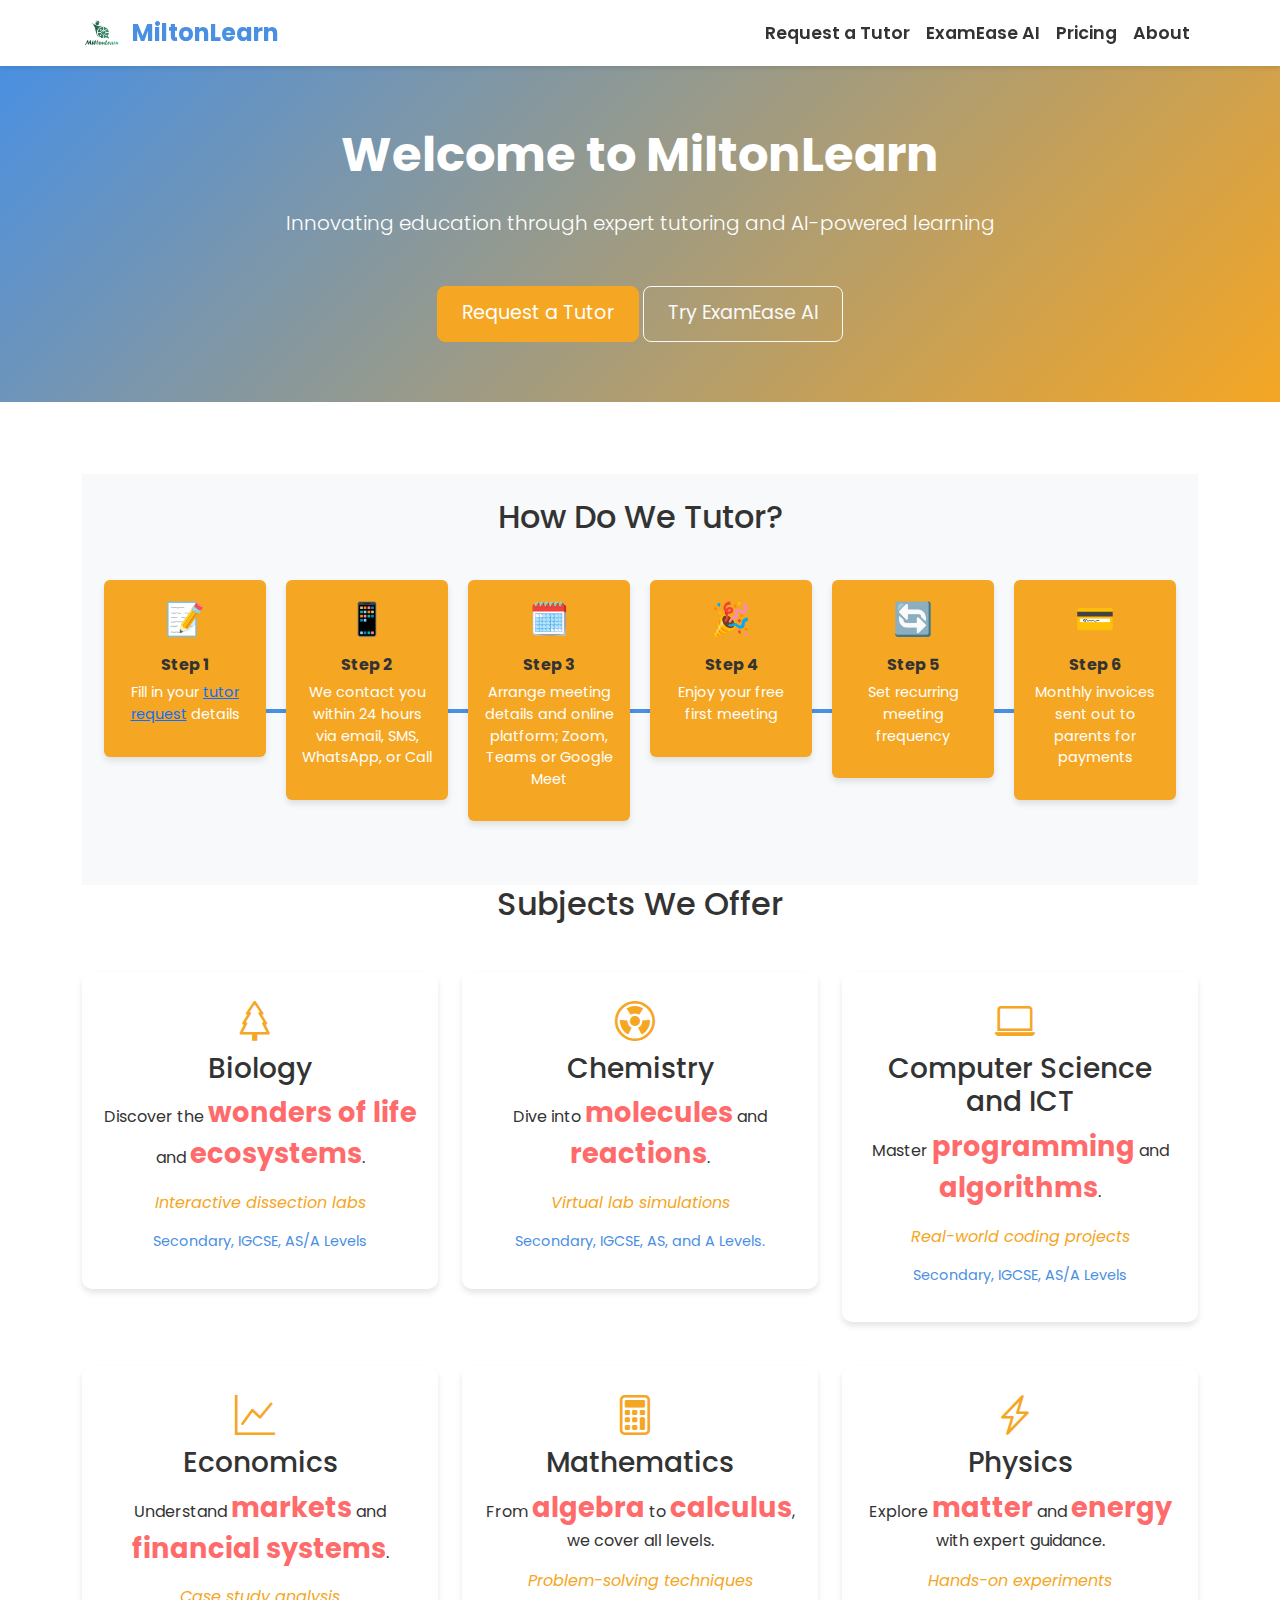
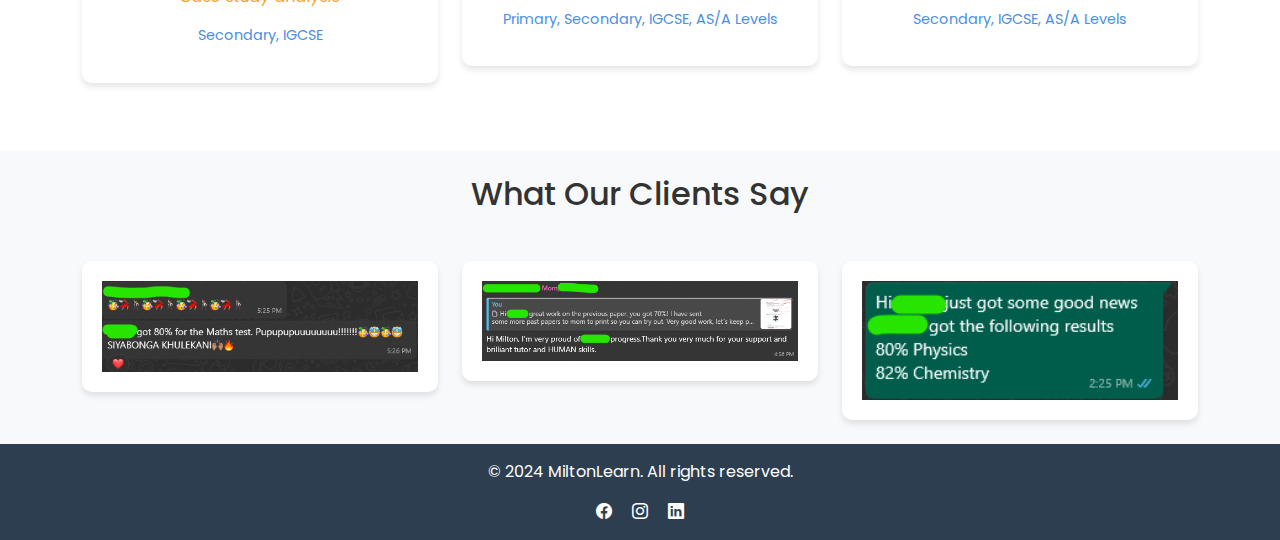
<file: index.html>
<!doctype html>
<html lang="en" class="h-100">
<head>
  <!-- Google tag (gtag.js) -->
  <script async src="https://www.googletagmanager.com/gtag/js?id=G-E4Y24C156P"></script>
  <script>
    window.dataLayer = window.dataLayer || [];
    function gtag(){dataLayer.push(arguments);}
    gtag('js', new Date());

    gtag('config', 'G-E4Y24C156P');
  </script>
  <meta charset="UTF-8">
  <meta name="viewport" content="width=device-width, initial-scale=1.0">
  <title>MiltonLearn · Welcome</title>
  <meta name="description" content="MiltonLearn is reshaping education through innovative learning technologies. Discover our mission, vision, and how we're advancing education in Africa.">
  <meta name="keywords" content="MiltonLearn, education technology, innovative learning, tutoring, ExamEase AI, STEM education">

  <link href="https://cdn.jsdelivr.net/npm/bootstrap@5.3.0-alpha1/dist/css/bootstrap.min.css" rel="stylesheet">
  <link rel="stylesheet" href="https://cdn.jsdelivr.net/npm/bootstrap-icons@1.7.2/font/bootstrap-icons.css">

  <link rel="stylesheet" href="css/style.css">
  <link href="https://fonts.googleapis.com/css2?family=Poppins:wght@300;400;600;700&display=swap" rel="stylesheet">
  <link rel="icon" type="image/x-icon" href="logo.png">


</head>

<body class="d-flex flex-column h-100">
  <nav class="navbar navbar-expand-lg sticky-top">
    <div class="container">
      <a class="navbar-brand" href="#">
        <img src="logo.png" alt="MiltonLearn Logo" class="d-inline-block align-top">
        MiltonLearn
      </a>
      <button class="navbar-toggler" type="button" data-bs-toggle="collapse" data-bs-target="#navbarNav" aria-controls="navbarNav" aria-expanded="false" aria-label="Toggle navigation">
        <span class="navbar-toggler-icon"></span>
      </button>
      <div class="collapse navbar-collapse" id="navbarNav">
        <ul class="navbar-nav ms-auto">
          <li class="nav-item">
            <a class="nav-link" href="/request_tutor.html">Request a Tutor</a>
          </li>
          <li class="nav-item">
            <a class="nav-link" href="https://www.examease.miltonlearn.com" target="_blank">ExamEase AI</a>
          </li>
          <!--<li class="nav-item">
            <a class="nav-link" href="/team.html">Team</a>
          </li>-->
          <li class="nav-item">
            <a class="nav-link" href="/pricing.html">Pricing</a>
          </li>
          <li class="nav-item">
            <a class="nav-link" href="/about.html">About</a>
          </li>
        </ul>
      </div>
    </div>
  </nav>

  <main class="flex-shrink-0">
    <section class="hero text-center">
        <div class="container">
            <h1 class="mb-4" data-aos="fade-up" data-aos-delay="100">Welcome to MiltonLearn</h1>
            <p class="lead mb-5" data-aos="fade-up" data-aos-delay="200">Innovating education through expert tutoring and AI-powered learning</p>
            <div class="cta-buttons" data-aos="fade-up" data-aos-delay="300">
                <a href="/request_tutor.html" class="btn btn-primary btn-lg">Request a Tutor</a>
                <a href="https://www.examease.miltonlearn.com" target="_blank" class="btn btn-outline-light btn-lg">Try ExamEase AI</a>
            </div>
        </div>
    </section>
    <!-- Updated Leadership and Subjects Section -->
    <section class="py-4">
      <div class="container">
        <div class="row align-items-center mb-5">
          <!--<div class="col-md-12 text-center">
            <h2 class="mb-4">Expert-Led Tutoring</h2>
            <p class="lead">
              Led by <span class="highlight">Milton Ngwenya</span>, awarded <span class="key-feature"><a href="https://www.facebook.com/EswatiniGov/posts/243630570463783/" target="_blank">Top in the World in AS Level Mathematics</a></span>, 
              with a <span class="highlight">BSc. in Mathematics and Computer Science</span> from the University of Cape Town. 
              Our team of <span class="key-feature">highly qualified tutors</span> brings subjects to life through 
              <span class="highlight">interactive online sessions</span> and <span class="key-feature">gamified experiences</span>.
            </p>
            <p class="key-feature">
              We cater to students from <span class="highlight">primary school through high school level</span>, 
              including preparation for international exams like IGCSE, AS, and A Levels.
            </p>
          </div>-->
        </div>
        <section class="how-we-work bg-light py-4">
          <div class="container">
            <h2 class="text-center mb-4">How Do We Tutor?</h2>
            <div class="timeline-horizontal">
              <div class="timeline-container">
                <div class="timeline-step">
                  <div class="timeline-content">
                    <div class="timeline-icon">📝</div>
                    <div class="timeline-title">Step 1</div>
                    <p class="timeline-description">Fill in your <a href="/request_tutor.html">tutor request</a> details</p>
                  </div>
                </div>
                <div class="timeline-step">
                  <div class="timeline-content">
                    <div class="timeline-icon">📱</div>
                    <div class="timeline-title">Step 2</div>
                    <p class="timeline-description">We contact you within 24 hours via email, SMS, WhatsApp, or Call</p>
                  </div>
                </div>
                <div class="timeline-step">
                  <div class="timeline-content">
                    <div class="timeline-icon">🗓️</div>
                    <div class="timeline-title">Step 3</div>
                    <p class="timeline-description">Arrange meeting details and online platform; Zoom, Teams or Google Meet</p>
                  </div>
                </div>
                <div class="timeline-step">
                  <div class="timeline-content">
                    <div class="timeline-icon">🎉</div>
                    <div class="timeline-title">Step 4</div>
                    <p class="timeline-description">Enjoy your free first meeting</p>
                  </div>
                </div>
                <div class="timeline-step">
                  <div class="timeline-content">
                    <div class="timeline-icon">🔄</div>
                    <div class="timeline-title">Step 5</div>
                    <p class="timeline-description">Set recurring meeting frequency</p>
                  </div>
                </div>
                <div class="timeline-step">
                  <div class="timeline-content">
                    <div class="timeline-icon">💳</div>
                    <div class="timeline-title">Step 6</div>
                    <p class="timeline-description">Monthly invoices sent out to parents for payments</p>
                  </div>
                </div>
                
              </div>
            </div>
            
          </div>
        </section>
        <h2 class="text-center mb-5">Subjects We Offer</h2>
        <div class="row">
          <div class="col-md-4 mb-4" data-aos="fade-up" data-aos-delay="700">
            <div class="subject-card text-center">
              <i class="bi bi-tree subject-icon"></i>
              <h3>Biology</h3>
              <p>Discover the <span class="highlight">wonders of life</span> and <span class="highlight">ecosystems</span>.</p>
              <p class="key-feature">Interactive dissection labs</p>
              <p class="levels">Secondary, IGCSE, AS/A Levels</p>
            </div>
          </div>
          <div class="col-md-4 mb-4" data-aos="fade-up" data-aos-delay="200">
            <div class="subject-card text-center">
              <i class="bi bi-radioactive subject-icon"></i>
              <h3>Chemistry</h3>
              <p>Dive into <span class="highlight">molecules</span> and <span class="highlight">reactions</span>.</p>
              <p class="key-feature">Virtual lab simulations</p>
              <p class="levels">Secondary, IGCSE, AS, and A Levels.</p>
            </div>
          </div>
          <div class="col-md-4 mb-4" data-aos="fade-up" data-aos-delay="300">
            <div class="subject-card text-center">
              <i class="bi bi-laptop subject-icon"></i>
              <h3>Computer Science and ICT</h3>
              <p>Master <span class="highlight">programming</span> and <span class="highlight">algorithms</span>.</p>
              <p class="key-feature">Real-world coding projects</p>
              <p class="levels">Secondary, IGCSE, AS/A Levels</p>
            </div>
          </div>
          <div class="col-md-4 mb-4" data-aos="fade-up" data-aos-delay="400">
            <div class="subject-card text-center">
              <i class="bi bi-graph-up subject-icon"></i>
              <h3>Economics</h3>
              <p>Understand <span class="highlight">markets</span> and <span class="highlight">financial systems</span>.</p>
              <p class="key-feature">Case study analysis</p>
              <p class="levels">Secondary, IGCSE</p>
            </div>
          </div>
          <div class="col-md-4 mb-4" data-aos="fade-up" data-aos-delay="500">
            <div class="subject-card text-center">
              <i class="bi bi-calculator subject-icon"></i>
              <h3>Mathematics</h3>
              <p>From <span class="highlight">algebra</span> to <span class="highlight">calculus</span>, we cover all levels.</p>
              <p class="key-feature">Problem-solving techniques</p>
              <p class="levels">Primary, Secondary, IGCSE, AS/A Levels</p>
            </div>
          </div>
          <div class="col-md-4 mb-4" data-aos="fade-up" data-aos-delay="600">
            <div class="subject-card text-center">
              <i class="bi bi-lightning-charge subject-icon"></i>
              <h3>Physics</h3>
              <p>Explore <span class="highlight">matter</span> and <span class="highlight">energy</span> with expert guidance.</p>
              <p class="key-feature">Hands-on experiments</p>
              <p class="levels">Secondary, IGCSE, AS/A Levels</p>
            </div>
          </div>
          
        </div>
    </section>

    <section class="bg-light py-4">
        <div class="container">
            <h2 class="text-center mb-5" data-aos="fade-up">What Our Clients Say</h2>
            <div class="row">
                <div class="col-md-4" data-aos="flip-left" data-aos-delay="100">
                    <div class="testimonial-card">
                        <img src="imgs/testimony_1.png" alt="Testimonial 1" class="card-img-top">
                    </div>
                </div>
                <div class="col-md-4" data-aos="flip-left" data-aos-delay="200">
                    <div class="testimonial-card">
                        <img src="imgs/testimony_2.png" alt="Testimonial 2" class="card-img-top">
                    </div>
                </div>
                <div class="col-md-4" data-aos="flip-left" data-aos-delay="300">
                    <div class="testimonial-card">
                        <img src="imgs/testimony_4.png" alt="Testimonial 3" class="card-img-top">
                    </div>
                </div>
            </div>
        </div>
    </section>

    
</main>

  <footer class="mt-auto py-3">
    <div class="container text-center">
      <p>&copy; 2024 MiltonLearn. All rights reserved.</p>
      <div class="mt-3">
        <a href="https://www.facebook.com/miltonlearn/" target="_blank" class="text-white me-3"><i class="bi bi-facebook"></i></a>
        <a href="https://www.instagram.com/miltonlearn/" target="_blank" class="text-white me-3"><i class="bi bi-instagram"></i></a>
        <a href="https://www.linkedin.com/company/miltonlearn" target="_blank" class="text-white"><i class="bi bi-linkedin"></i></a>
      </div>
    </div>
  </footer>

  <script src="https://cdn.jsdelivr.net/npm/bootstrap@5.3.0-alpha1/dist/js/bootstrap.bundle.min.js"></script>
</body>
</html>
</file>
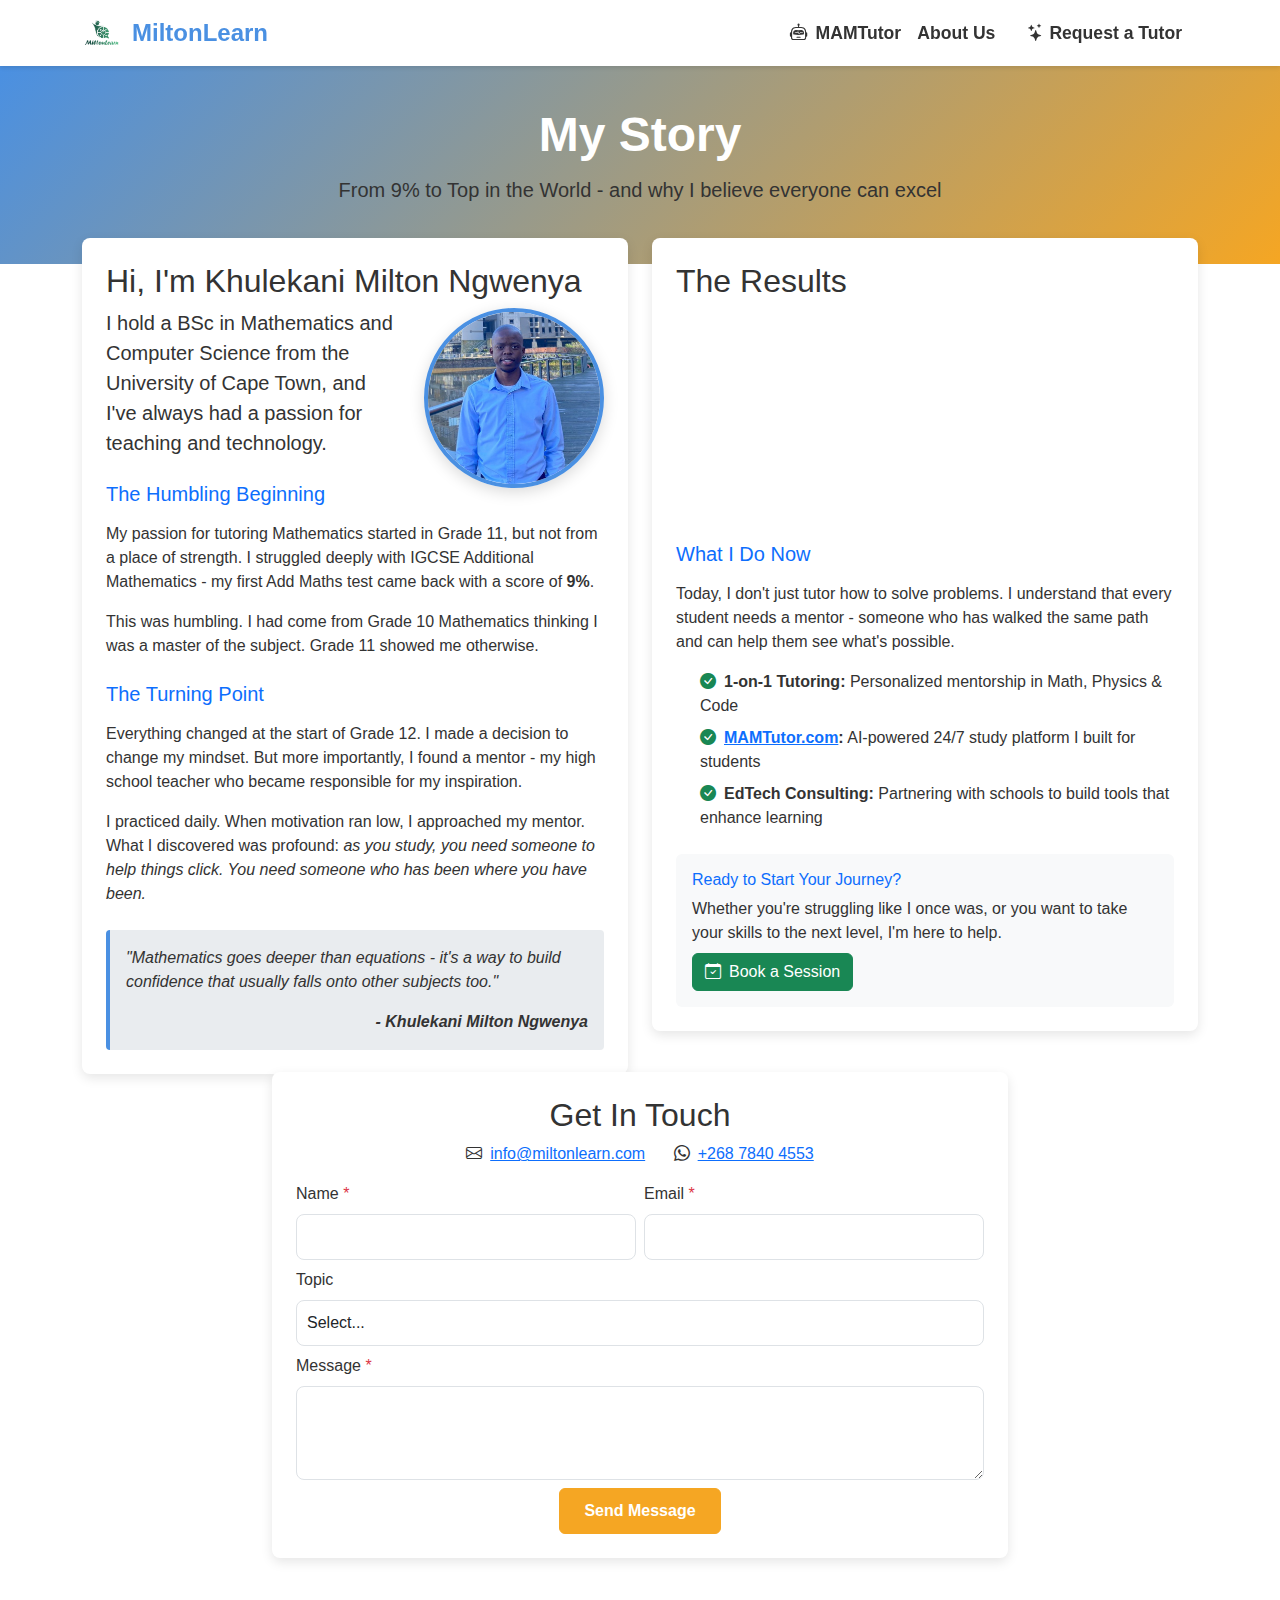
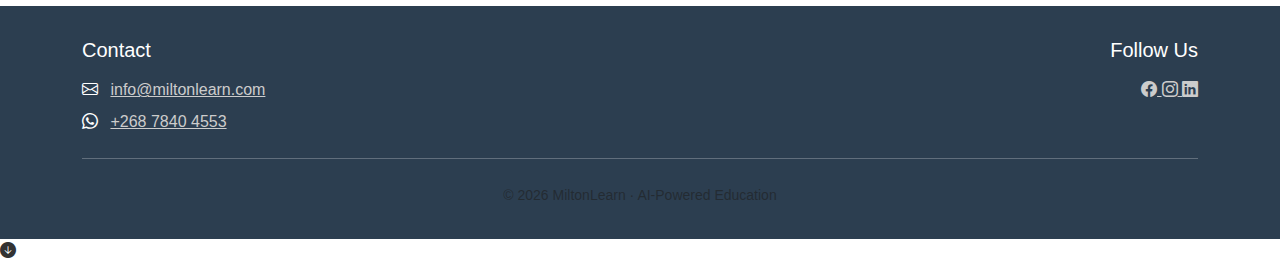
<file: about.html>
<!doctype html>
<html lang="en" class="h-100">
<head>
  
  <meta charset="UTF-8">
  <meta name="viewport" content="width=device-width, initial-scale=1.0">
  <title>About Us · MiltonLearn - Building AI Educational Technology</title>
  <meta name="description" content="MiltonLearn builds safe and ethical AI-powered learning technology for students worldwide. We create MAMTutor AI for students and provide EdTech consulting services for institutions.">
  <link href="https://cdn.jsdelivr.net/npm/bootstrap@5.3.0-alpha1/dist/css/bootstrap.min.css" rel="stylesheet">
  <link rel="stylesheet" href="https://cdn.jsdelivr.net/npm/bootstrap-icons@1.7.2/font/bootstrap-icons.css">
  <link href="https://fonts.googleapis.com/css2?family=Inter:wght@300;400;500;600;700&display=swap" rel="stylesheet">
  <link rel="icon" type="image/x-icon" href="logo.png">
  <link rel="stylesheet" href="css/style.css">
  <!-- Google Analytics -->
  <script async src="https://www.googletagmanager.com/gtag/js?id=G-E4Y24C156P"></script>
  <script>
    window.dataLayer = window.dataLayer || [];
    function gtag(){dataLayer.push(arguments);}
    gtag('js', new Date());
    gtag('config', 'G-E4Y24C156P');
  </script>
  <style>
    /* Compact hero for about page */
    .hero { padding: 40px 0; }
    .hero .lead { margin-bottom: 1rem !important; }

    /* Content Sections */
    .content-section { padding: 1.5rem; background-color: white; border-radius: 8px; box-shadow: 0 4px 12px rgba(0, 0, 0, 0.1); margin-bottom: 1.5rem; }
    .founder-quote { font-style: italic; background-color: #e9ecef; padding: 1rem; border-left: 4px solid #4a90e2; border-radius: 4px; margin-top: 1rem; }
    .founder-details { text-align: right; font-weight: 600; color: #333; margin-top: 0.5rem; }
    .content-section ul { padding-left: 1.5rem; }

    /* Contact Form */
    .contact-form .form-control { border-radius: 8px; padding: 10px; }
    .contact-form .btn-primary { padding: 10px 20px; font-weight: 600; }
    .invalid-feedback { display: none; font-size: 0.875rem; color: #dc3545; }
    .is-invalid ~ .invalid-feedback { display: block; }

    .stat-item {
      background: linear-gradient(135deg, var(--primary), var(--info));
      color: white;
      padding: 1rem;
      border-radius: 12px;
      text-align: center;
      margin-bottom: 0.5rem;
    }

    .tool-highlight {
      background: linear-gradient(135deg, #f8f9fa, #e9ecef);
      border-left: 4px solid var(--success);
      padding: 1rem;
      margin: 1rem 0;
      border-radius: 0 8px 8px 0;
    }

    .mission-section {
      background: linear-gradient(135deg, #f8f9fa, #ffffff);
      border-radius: 12px;
      padding: 2rem;
      margin: 2rem 0;
    }

    .tech-stack {
      background: linear-gradient(135deg, #e3f2fd, #f1f8e9);
      border-radius: 12px;
      padding: 1.5rem;
      margin: 1rem 0;
    }

    .founder-photo {
      width: 180px;
      height: 180px;
      border-radius: 50%;
      object-fit: cover;
      object-position: top;
      border: 4px solid #4a90e2;
      box-shadow: 0 4px 15px rgba(0, 0, 0, 0.15);
      float: right;
      margin: 0 0 1rem 1.5rem;
    }

    .teaching-photo {
      width: 100%;
      border-radius: 12px;
      box-shadow: 0 4px 15px rgba(0, 0, 0, 0.15);
      margin: 1rem 0;
    }

    @media (max-width: 576px) {
      .founder-photo {
        float: none;
        display: block;
        margin: 0 auto 1.5rem auto;
      }
    }
  </style>
  <script type="application/ld+json">
    {
      "@context": "https://schema.org",
      "@type": "TechCompany",
      "name": "MiltonLearn",
      "url": "https://www.miltonlearn.com",
      "logo": "https://www.miltonlearn.com/logo.png",
      "contactPoint": {
        "@type": "ContactPoint",
        "telephone": "+268-7840-4553",
        "contactType": "customer service",
        "email": "info@miltonlearn.com"
      },
      "sameAs": [
        "https://www.linkedin.com/company/miltonlearn",
        "https://www.facebook.com/MiltonLearn",
        "https://www.twitter.com/MiltonLearn",
        "https://www.instagram.com/MiltonLearn"
      ],
      "industry": "Educational Technology",
      "foundingDate": "2019"
    }
  </script>
</head>

<body class="d-flex flex-column h-100">
  <!-- Navbar -->
    <nav class="navbar navbar-expand-lg sticky-top">
    <div class="container">
      <a class="navbar-brand d-flex align-items-center" href="/index.html">
        <img src="logo.png" alt="MiltonLearn Logo">
        <span class="brand-text">MiltonLearn</span>
      </a>
      <button class="navbar-toggler" type="button" data-bs-toggle="collapse" data-bs-target="#navbarNav">
        <span class="navbar-toggler-icon"></span>
      </button>
      <div class="collapse navbar-collapse" id="navbarNav">
        <ul class="navbar-nav ms-auto">
          <li class="nav-item">
            <a class="nav-link fw-semibold" href="https://www.mamtutor.com" target="_blank">
              <i class="bi bi-robot me-2"></i>MAMTutor
            </a>
          </li>
          <li class="nav-item">
            <a class="nav-link fw-semibold" href="/about.html">About Us</a>
          </li>
          <li class="nav-item">
            <a class="nav-link btn btn-success text-white px-3 ms-2" href="/request_tutor.html">
              <i class="bi bi-stars me-1"></i>Request a Tutor
            </a>
          </li>
        </ul>
      </div>
    </div>
  </nav>
  
<main class="flex-shrink-0">

  <section class="hero">
    <div class="container">
      <h1>My Story</h1>
      <div class="fancy-text" data-aos="fade-up" data-aos-delay="100">
        <p class="lead">From 9% to Top in the World - and why I believe everyone can excel</p>
      </div>
    </div>
  </section>

  <div class="container my-4">
    <div class="row">
      <div class="col-lg-6 mb-4">
        <div class="content-section">
          <h2 class="section-title">Hi, I'm Khulekani Milton Ngwenya</h2>
          <img src="imgs/milton-portrait.jpg" alt="Khulekani Milton Ngwenya" class="founder-photo">
          <p class="lead mb-4">I hold a BSc in Mathematics and Computer Science from the University of Cape Town, and I've always had a passion for teaching and technology.</p>

          <div class="mb-4">
            <h5 class="text-primary mb-3">The Humbling Beginning</h5>
            <p>My passion for tutoring Mathematics started in Grade 11, but not from a place of strength. I struggled deeply with IGCSE Additional Mathematics - my first Add Maths test came back with a score of <strong>9%</strong>.</p>
            <p>This was humbling. I had come from Grade 10 Mathematics thinking I was a master of the subject. Grade 11 showed me otherwise.</p>
          </div>

          <div class="mb-4">
            <h5 class="text-primary mb-3">The Turning Point</h5>
            <p>Everything changed at the start of Grade 12. I made a decision to change my mindset. But more importantly, I found a mentor - my high school teacher who became responsible for my inspiration.</p>
            <p>I practiced daily. When motivation ran low, I approached my mentor. What I discovered was profound: <em>as you study, you need someone to help things click. You need someone who has been where you have been.</em></p>
          </div>

          <div class="founder-quote">
            <p>"Mathematics goes deeper than equations - it's a way to build confidence that usually falls onto other subjects too."</p>
            <div class="founder-details">- Khulekani Milton Ngwenya</div>
          </div>

        </div>
      </div>

      <div class="col-lg-6">
        <div class="content-section">
          <h2 class="section-title">The Results</h2>
          <div class="row g-3 mb-4">
            <div class="col-12">
              <div class="stat-item">
                <h4 class="mb-1">100% AS Level Mathematics</h4>
                <small><a href="https://www.facebook.com/share/p/1XNDiSgNto/" target="_blank" class="text-white text-decoration-underline">Cambridge Top in The World Award 2019</a></small>
              </div>
            </div>
            <div class="col-6">
              <div class="stat-item">
                <h4 class="mb-1">A*</h4>
                <small>IGCSE Mathematics</small>
              </div>
            </div>
            <div class="col-6">
              <div class="stat-item">
                <h4 class="mb-1">A</h4>
                <small>IGCSE Additional Maths</small>
              </div>
            </div>
          </div>

          <div class="mb-4">
            <h5 class="text-primary mb-3">What I Do Now</h5>
            <p>Today, I don't just tutor how to solve problems. I understand that every student needs a mentor - someone who has walked the same path and can help them see what's possible.</p>
            <ul class="list-unstyled">
              <li class="mb-2"><i class="bi bi-check-circle-fill text-success me-2"></i><strong>1-on-1 Tutoring:</strong> Personalized mentorship in Math, Physics & Code</li>
              <li class="mb-2"><i class="bi bi-check-circle-fill text-success me-2"></i><strong><a href="https://www.mamtutor.com" target="_blank">MAMTutor.com</a>:</strong> AI-powered 24/7 study platform I built for students</li>
              <li class="mb-2"><i class="bi bi-check-circle-fill text-success me-2"></i><strong>EdTech Consulting:</strong> Partnering with schools to build tools that enhance learning</li>
            </ul>
          </div>

          <div class="bg-light p-3 rounded">
            <h6 class="text-primary mb-2">Ready to Start Your Journey?</h6>
            <p class="mb-2">Whether you're struggling like I once was, or you want to take your skills to the next level, I'm here to help.</p>
            <a href="/request_tutor.html" class="btn btn-success"><i class="bi bi-calendar-check me-2"></i>Book a Session</a>
          </div>
        </div>
      </div>
    </div>

    <!-- Contact Form - Full Width -->
    <div class="row">
      <div class="col-lg-8 mx-auto">
        <div class="content-section contact-form">
          <h2 class="section-title text-center">Get In Touch</h2>
          <div class="mb-3 text-center">
            <span class="me-4"><i class="bi bi-envelope me-2"></i><a href="mailto:info@miltonlearn.com">info@miltonlearn.com</a></span>
            <span><i class="bi bi-whatsapp me-2"></i><a href="tel:+26878404553">+268 7840 4553</a></span>
          </div>

          <form id="contactForm" class="row g-2" novalidate>
            <div class="col-md-6">
              <label for="name" class="form-label">Name <span class="text-danger">*</span></label>
              <input type="text" class="form-control" id="name" name="name" required>
            </div>
            <div class="col-md-6">
              <label for="email" class="form-label">Email <span class="text-danger">*</span></label>
              <input type="email" class="form-control" id="email" name="email" required>
            </div>
            <div class="col-12">
              <label for="subject" class="form-label">Topic</label>
              <select class="form-control" id="subject" name="subject">
                <option value="">Select...</option>
                <option value="MAMTutor Support">MAMTutor Support</option>
                <option value="MAMTutor Access">Request MAMTutor Access</option>
                <option value="Book Tutoring">Book 1-on-1 Mentorship</option>
                <option value="EdTech Consulting">EdTech Consulting</option>
                <option value="Partnership">Partnership Inquiry</option>
                <option value="General">General Question</option>
              </select>
            </div>
            <div class="col-12">
              <label for="message" class="form-label">Message <span class="text-danger">*</span></label>
              <textarea class="form-control" id="message" name="message" rows="3" required></textarea>
            </div>
            <div class="col-12 text-center mt-2">
              <button type="button" onclick="sendContactEmail()" class="btn btn-primary px-4">Send Message</button>
            </div>
          </form>
          <div id="loading" class="spinner-border text-primary mt-3" role="status" style="display: none;">
            <span class="visually-hidden">Sending...</span>
          </div>
        </div>
      </div>
    </div>
  </div>
</main>

  <!-- Footer -->
  <footer class="mt-auto">
    <div class="container">
      <div class="row g-4">
        <div class="col-md-6 text-center text-md-start">
          <h5 class="mb-3">Contact</h5>
          <p class="mb-2">
            <i class="bi bi-envelope me-2"></i>
            <a href="mailto:info@miltonlearn.com">info@miltonlearn.com</a>
          </p>
          <p class="mb-0">
            <i class="bi bi-whatsapp me-2"></i>
            <a href="tel:+26878404553">+268 7840 4553</a>
          </p>
        </div>
        <div class="col-md-6 text-center text-md-end">
          <h5 class="mb-3">Follow Us</h5>
          <div class="social-links">
            <a href="https://www.facebook.com/miltonlearn/" target="_blank" title="Facebook">
              <i class="bi bi-facebook"></i>
            </a>
            <a href="https://www.instagram.com/miltonlearn/" target="_blank" title="Instagram">
              <i class="bi bi-instagram"></i>
            </a>
            <a href="https://www.linkedin.com/company/miltonlearn" target="_blank" title="LinkedIn">
              <i class="bi bi-linkedin"></i>
            </a>
          </div>
        </div>
      </div>
      <hr class="my-4">
      <p class="text-center mb-0 text-muted">
        <small>© <span id="current-year"></span> MiltonLearn · AI-Powered Education</small>
      </p>
    </div>
  </footer>

  <!-- Scripts -->
  <script src="https://cdn.jsdelivr.net/npm/bootstrap@5.3.0-alpha1/dist/js/bootstrap.bundle.min.js"></script>
  <script src="https://cdn.emailjs.com/dist/email.min.js"></script>
  <script>
    document.getElementById('current-year').textContent = new Date().getFullYear();
    
    (function() {
      emailjs.init("37JYNPRfsiVRfJeAv"); // Replace with your actual EmailJS user ID
    })();

    function validateForm() {
      var form = document.getElementById('contactForm');
      var name = document.getElementById('name');
      var email = document.getElementById('email');
      var message = document.getElementById('message');
      var isValid = true;

      [name, email, message].forEach(field => {
        field.classList.remove('is-invalid', 'is-valid');
      });

      if (name.value.trim() === '') {
        name.classList.add('is-invalid');
        isValid = false;
      } else {
        name.classList.add('is-valid');
      }

      var emailRegex = /^[^\s@]+@[^\s@]+\.[^\s@]+$/;
      if (!emailRegex.test(email.value.trim())) {
        email.classList.add('is-invalid');
        isValid = false;
      } else {
        email.classList.add('is-valid');
      }

      if (message.value.trim() === '') {
        message.classList.add('is-invalid');
        isValid = false;
      } else {
        message.classList.add('is-valid');
      }

      return isValid;
    }

    function sendContactEmail() {
      if (!validateForm()) return;

      document.getElementById('loading').style.display = 'block';

      var templateParams = {
        name: document.getElementById('name').value,
        email: document.getElementById('email').value,
        subject: document.getElementById('subject').value,
        message: document.getElementById('message').value
      };

      emailjs.send('service_jytz61d', 'template_lcunkpm', templateParams)
        .then(function(response) {
          console.log('Email sent successfully:', response);
          document.getElementById('loading').style.display = 'none';
          alert('Message sent successfully!');
          document.getElementById('contactForm').reset();
          ['name', 'email', 'message'].forEach(id => {
            document.getElementById(id).classList.remove('is-valid', 'is-invalid');
          });
        }, function(error) {
          console.error('Message sending failed:', error);
          document.getElementById('loading').style.display = 'none';
          alert('Failed to send message. Please try again.');
        });
    }

    document.addEventListener('DOMContentLoaded', function() {
      const scrollArrow = document.getElementById('scrollArrow');
      let lastScrollTop = 0;
      
      // Function to handle scroll events
      window.addEventListener('scroll', function() {
        const currentScroll = window.pageYOffset || document.documentElement.scrollTop;
        
        // Show arrow when scrolling down and past 300px
        if (currentScroll > 300) {
          scrollArrow.style.opacity = '1';
          scrollArrow.style.visibility = 'visible';
        } else {
          scrollArrow.style.opacity = '0';
          scrollArrow.style.visibility = 'hidden';
        }
        
        lastScrollTop = currentScroll <= 0 ? 0 : currentScroll;
      });
      
      // Smooth scroll to bottom when clicking the arrow
      scrollArrow.addEventListener('click', function() {
        window.scrollBy({
          top: window.innerHeight,
          behavior: 'smooth'
        });
      });
    });
  </script>
  <div id="scrollArrow" class="scroll-arrow">
    <i class="bi bi-arrow-down-circle-fill"></i>
  </div>
</body>

</html>
</file>
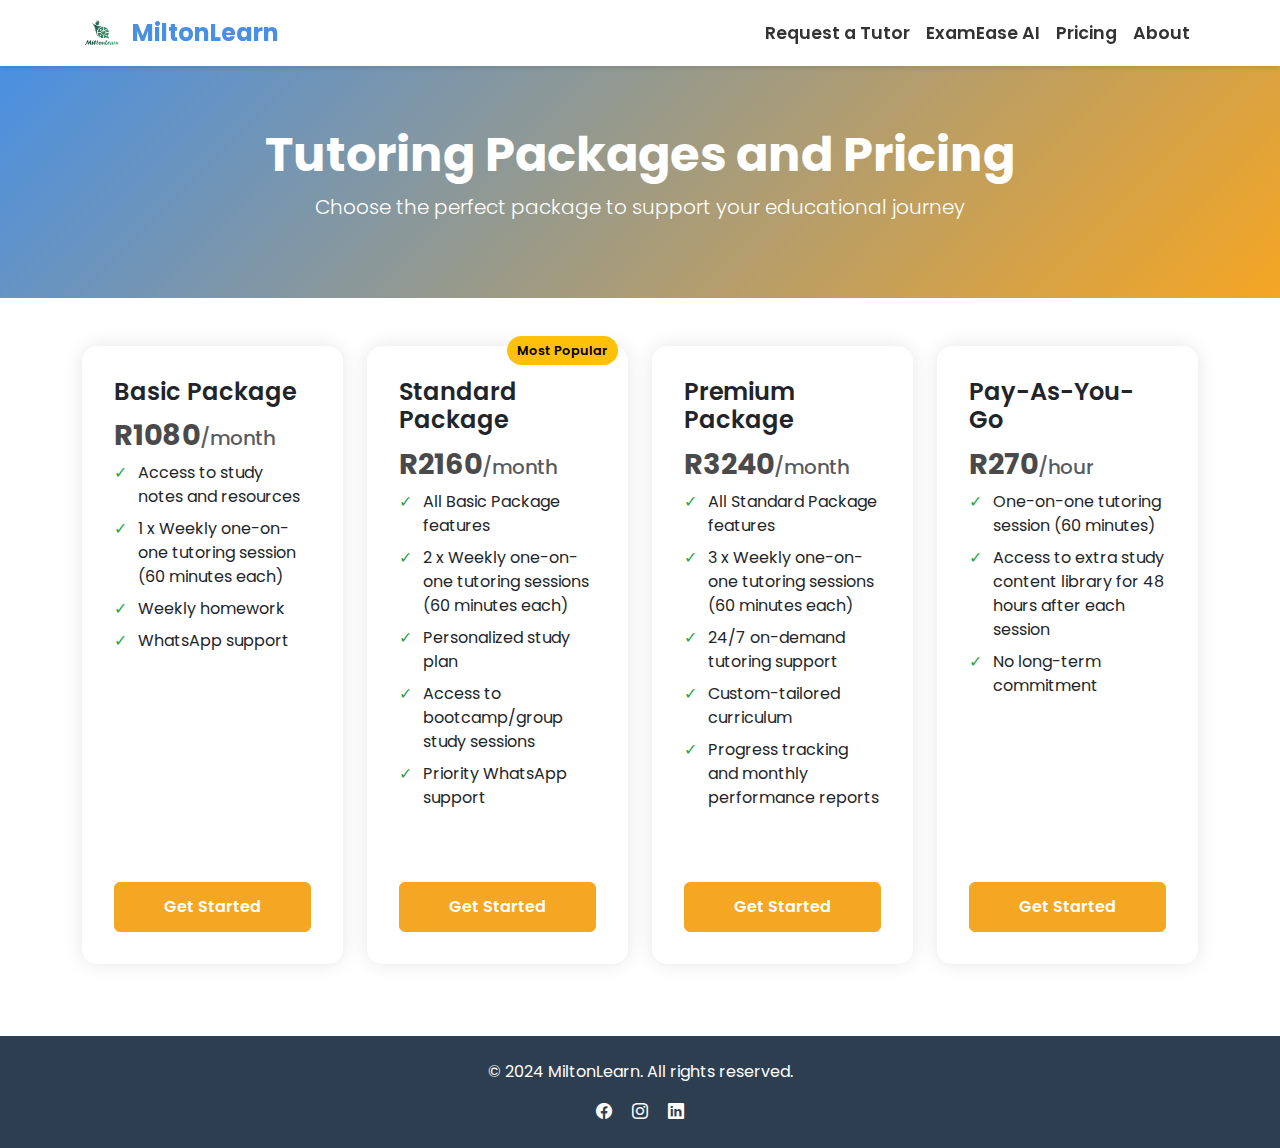
<file: pricing.html>
<!doctype html>
<html lang="en" class="h-100">
<head>
  <!-- Google tag (gtag.js) -->
  <script async src="https://www.googletagmanager.com/gtag/js?id=G-E4Y24C156P"></script>
  <script>
    window.dataLayer = window.dataLayer || [];
    function gtag(){dataLayer.push(arguments);}
    gtag('js', new Date());

    gtag('config', 'G-E4Y24C156P');
  </script>
  <meta charset="UTF-8">
  <meta name="viewport" content="width=device-width, initial-scale=1.0">
  <title>MiltonLearn · Tutoring Packages and Pricing</title>
  <meta name="description" content="Explore MiltonLearn's tutoring packages and pricing options. Find the perfect plan to support your educational journey.">
  <meta name="keywords" content="MiltonLearn, tutoring packages, pricing, education, online tutoring">

  <link href="https://cdn.jsdelivr.net/npm/bootstrap@5.3.0-alpha1/dist/css/bootstrap.min.css" rel="stylesheet">
  <link rel="stylesheet" href="https://cdn.jsdelivr.net/npm/bootstrap-icons@1.7.2/font/bootstrap-icons.css">
  <link href="https://fonts.googleapis.com/css2?family=Poppins:wght@300;400;600;700&display=swap" rel="stylesheet">
  <link rel="icon" type="image/x-icon" href="logo.png">
  <link rel="stylesheet" href="css/style.css">
</head>

<body>
  <nav class="navbar navbar-expand-lg sticky-top">
    <div class="container">
      <a class="navbar-brand" href="/index.html">
        <img src="logo.png" alt="MiltonLearn Logo" class="d-inline-block align-top">
        MiltonLearn
      </a>
      <button class="navbar-toggler" type="button" data-bs-toggle="collapse" data-bs-target="#navbarNav" aria-controls="navbarNav" aria-expanded="false" aria-label="Toggle navigation">
        <span class="navbar-toggler-icon"></span>
      </button>
      <div class="collapse navbar-collapse" id="navbarNav">
        <ul class="navbar-nav ms-auto">
          <li class="nav-item">
            <a class="nav-link" href="/request_tutor.html">Request a Tutor</a>
          </li>
          <li class="nav-item">
            <a class="nav-link" href="https://www.examease.miltonlearn.com" target="_blank">ExamEase AI</a>
          </li>
          <!--<li class="nav-item">
            <a class="nav-link" href="/team.html">Team</a>
          </li>-->
          <li class="nav-item">
            <a class="nav-link" href="/pricing.html">Pricing</a>
          </li>
          <li class="nav-item">
            <a class="nav-link" href="/about.html">About</a>
          </li>
        </ul>
      </div>
    </div>
  </nav>

  <section class="hero text-center">
    <div class="container">
      <h1>Tutoring Packages and Pricing</h1>
      <p class="lead">Choose the perfect package to support your educational journey</p>
    </div>
  </section>

  <div class="container my-5">
    <div class="row">
      <div class="col-md-6 col-lg-3 mb-4">
        <div class="card h-100 pricing-card">
          <div class="card-body">
            <h3 class="card-title">Basic Package</h3>
            <h4 class="card-subtitle mb-2">R1080<span class="text-muted h5">/month</span></h4>
            <ul class="list-unstyled">
              <li>Access to study notes and resources</li>
              <li>1 x Weekly one-on-one tutoring session (60 minutes each)</li>
              <li>Weekly homework</li>
              <li>WhatsApp support</li>
            </ul>
          </div>
          <div class="card-footer">
            <a href="/request_tutor.html" class="btn btn-primary">Get Started</a>
          </div>
        </div>
      </div>
      <div class="col-md-6 col-lg-3 mb-4">
        <div class="card h-100 pricing-card">
          <div class="popular-badge">Most Popular</div>
          <div class="card-body">
            <h3 class="card-title">Standard Package</h3>
            <h4 class="card-subtitle mb-2">R2160<span class="text-muted h5">/month</span></h4>
            <ul class="list-unstyled">
              <li>All Basic Package features</li>
              <li>2 x Weekly one-on-one tutoring sessions (60 minutes each)</li>
              <li>Personalized study plan</li>
              <li>Access to bootcamp/group study sessions</li>
              <li>Priority WhatsApp support</li>
            </ul>
          </div>
          <div class="card-footer">
            <a href="/request_tutor.html" class="btn btn-primary">Get Started</a>
          </div>
        </div>
      </div>
      <div class="col-md-6 col-lg-3 mb-4">
        <div class="card h-100 pricing-card">
          <div class="card-body">
            <h3 class="card-title">Premium Package</h3>
            <h4 class="card-subtitle mb-2">R3240<span class="text-muted h5">/month</span></h4>
            <ul class="list-unstyled">
              <li>All Standard Package features</li>
              <li>3 x Weekly one-on-one tutoring sessions (60 minutes each)</li>
              <li>24/7 on-demand tutoring support</li>
              <li>Custom-tailored curriculum</li>
              <li>Progress tracking and monthly performance reports</li>
            </ul>
          </div>
          <div class="card-footer">
            <a href="/request_tutor.html" class="btn btn-primary">Get Started</a>
          </div>
        </div>
      </div>
      <div class="col-md-6 col-lg-3 mb-4">
        <div class="card h-100 pricing-card">
          <div class="card-body">
            <h3 class="card-title">Pay-As-You-Go</h3>
            <h4 class="card-subtitle mb-2">R270<span class="text-muted h5">/hour</span></h4>
            <ul class="list-unstyled">
              <li>One-on-one tutoring session (60 minutes)</li>
              <li>Access to extra study content library for 48 hours after each session</li>
              <li>No long-term commitment</li>
            </ul>
          </div>
          <div class="card-footer">
            <a href="/request_tutor.html" class="btn btn-primary">Get Started</a>
          </div>
        </div>
      </div>
    </div>
    </div>
  </div>

  <footer class="text-center py-4">
    <div class="container">
      <p>&copy; 2024 MiltonLearn. All rights reserved.</p>
      <div class="mt-3">
        <a href="https://www.facebook.com/miltonlearn/" target="_blank" class="text-white me-3"><i class="bi bi-facebook"></i></a>
        <a href="https://www.instagram.com/miltonlearn/" target="_blank" class="text-white me-3"><i class="bi bi-instagram"></i></a>
        <a href="https://www.linkedin.com/company/miltonlearn" target="_blank" class="text-white"><i class="bi bi-linkedin"></i></a>
      </div>
    </div>
  </footer>

  <script src="https://cdn.jsdelivr.net/npm/bootstrap@5.3.0-alpha1/dist/js/bootstrap.bundle.min.js"></script>
</body>
</html>
</file>
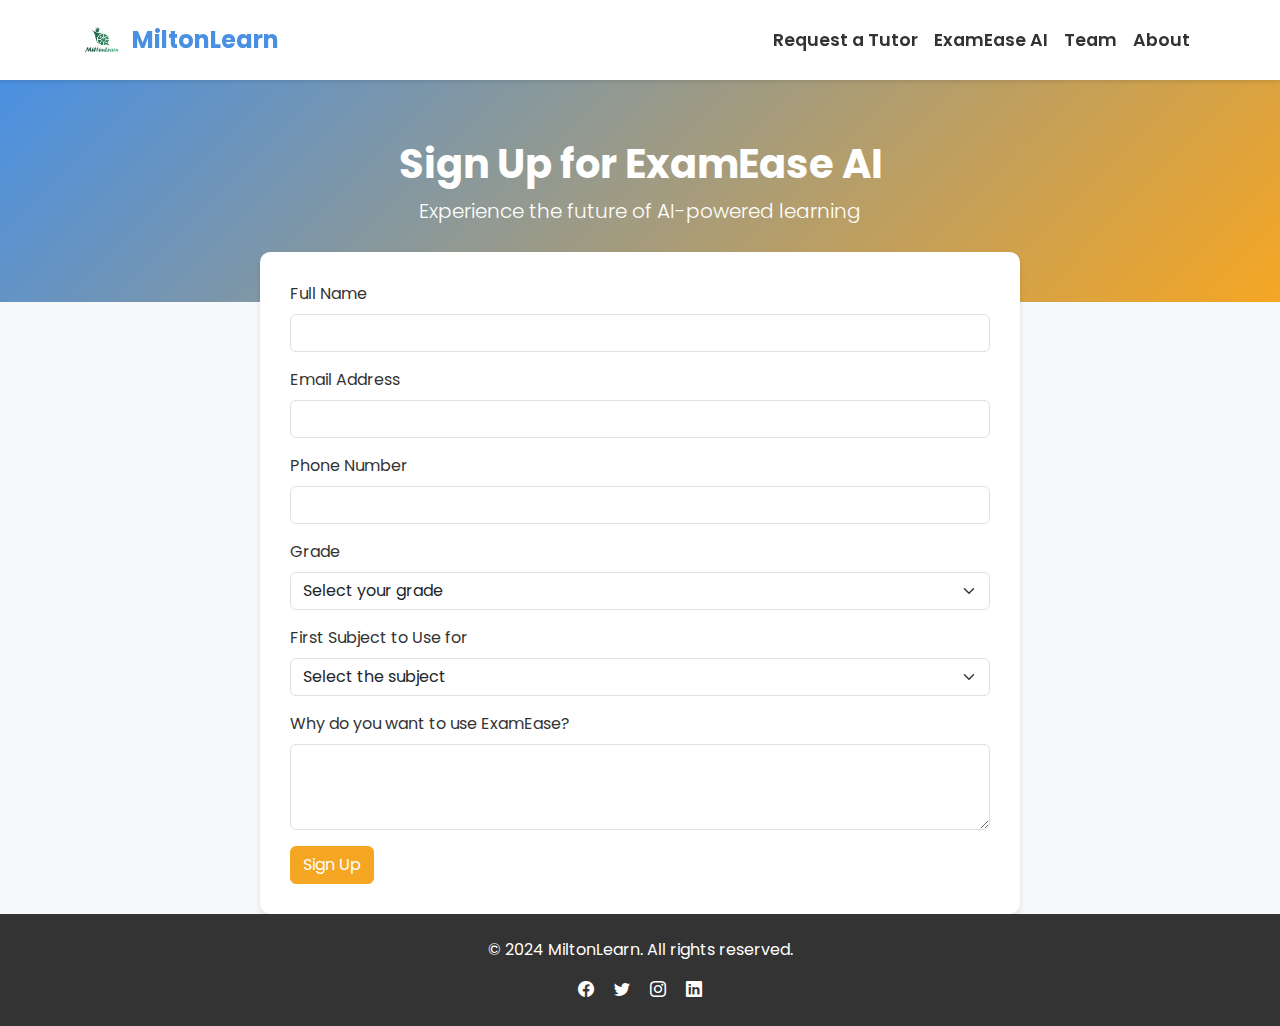
<file: request_access.html>
<!doctype html>
<html lang="en" class="h-100">
<head>
  <meta charset="UTF-8">
  <meta name="viewport" content="width=device-width, initial-scale=1.0">
  <title>MiltonLearn · ExamEase Sign Up</title>
  <meta name="description" content="MiltonLearn is reshaping education through innovative learning technologies. Discover our mission, vision, and how we're advancing education in Africa.">
  <meta name="keywords" content="MiltonLearn, education technology, innovative learning, tutoring, ExamEase AI, STEM education">

  <link href="https://cdn.jsdelivr.net/npm/bootstrap@5.3.0-alpha1/dist/css/bootstrap.min.css" rel="stylesheet">
  <link rel="stylesheet" href="https://cdn.jsdelivr.net/npm/bootstrap-icons@1.7.2/font/bootstrap-icons.css">
  <link href="https://fonts.googleapis.com/css2?family=Poppins:wght@300;400;600;700&display=swap" rel="stylesheet">
  <link rel="icon" type="image/x-icon" href="logo.png">
  <style>
    :root {
      --primary-color: #4a90e2;
      --secondary-color: #f5a623;
      --text-color: #333333;
      --bg-color: #f8f9fa;
    }

    body {
      font-family: 'Poppins', sans-serif;
      color: var(--text-color);
      background-color: var(--bg-color);
      display: flex;
      flex-direction: column;
      min-height: 100vh;
    }

    .navbar {
      background-color: #ffffff;
      box-shadow: 0 2px 4px rgba(0,0,0,0.1);
      padding: 15px 0;
    }

    .navbar-brand {
      font-weight: 700;
      color: var(--primary-color) !important;
      font-size: 1.5rem;
      display: flex;
      align-items: center;
    }

    .navbar-brand img {
      height: 40px;
      margin-right: 10px;
    }

    .nav-link {
      font-weight: 600;
      color: var(--text-color) !important;
      transition: color 0.3s ease;
      font-size: 1.1rem;
    }

    .nav-link:hover {
      color: var(--primary-color) !important;
    }

    .hero {
      background: linear-gradient(135deg, var(--primary-color), var(--secondary-color));
      color: white;
      padding: 60px 0;
    }

    .hero h1 {
      font-size: 2.5rem;
      font-weight: 700;
    }

    .form-container {
      background-color: #ffffff;
      border-radius: 10px;
      box-shadow: 0 4px 6px rgba(0,0,0,0.1);
      padding: 30px;
      margin-top: -50px;
    }

    .btn-primary {
      background-color: var(--secondary-color);
      border-color: var(--secondary-color);
    }

    .btn-primary:hover {
      background-color: #e09400;
      border-color: #e09400;
    }

    footer {
      background-color: #333333;
      color: white;
      padding: 20px 0;
      margin-top: auto;
    }
    @keyframes fadeInUp {
            from {
                opacity: 0;
                transform: translateY(20px);
            }
            to {
                opacity: 1;
                transform: translateY(0);
            }
        }

        .hero h1, .hero p, .hero .cta-buttons {
            animation: fadeInUp 1s ease-out;
        }

        .navbar-brand {
            transition: transform 0.3s ease;
        }

        .navbar-brand:hover {
            transform: scale(1.05);
        }

        .nav-link {
            position: relative;
        }

        .nav-link::after {
            content: '';
            position: absolute;
            width: 100%;
            height: 2px;
            bottom: 0;
            left: 0;
            background-color: var(--primary-color);
            transform: scaleX(0);
            transition: transform 0.3s ease;
        }

        .nav-link:hover::after {
            transform: scaleX(1);
        }

        .testimonial-card {
            transition: transform 0.3s ease, box-shadow 0.3s ease;
        }

        .testimonial-card:hover {
            transform: translateY(-5px);
            box-shadow: 0 6px 12px rgba(0,0,0,0.15);
        }
    </style>
     <script type="application/ld+json">
      {
        "@context": "https://schema.org",
        "@type": "Organization",
        "name": "MiltonLearn",
        "url": "https://www.miltonlearn.com",
        "logo": "https://www.miltonlearn.com/logo.png",
        "contactPoint": {
          "@type": "ContactPoint",
          "telephone": "+27839678191",
          "contactType": "customer service",
          "email": "info@miltonlearn.com"
        },
        "sameAs": [
          "https://www.linkedin.com/company/miltonlearn",
          "https://www.facebook.com/MiltonLearn",
          "https://www.twitter.com/MiltonLearn",
          "https://www.instagram.com/MiltonLearn"
        ]
      }
    </script>
</head>

<body>
  <nav class="navbar navbar-expand-lg sticky-top">
    <div class="container">
      <a class="navbar-brand" href="/index.html">
        <img src="logo.png" alt="MiltonLearn Logo" class="d-inline-block align-top">
        MiltonLearn
      </a>
      <button class="navbar-toggler" type="button" data-bs-toggle="collapse" data-bs-target="#navbarNav" aria-controls="navbarNav" aria-expanded="false" aria-label="Toggle navigation">
        <span class="navbar-toggler-icon"></span>
      </button>
      <div class="collapse navbar-collapse" id="navbarNav">
        <ul class="navbar-nav ms-auto">
          <li class="nav-item">
            <a class="nav-link" href="/request_tutor.html">Request a Tutor</a>
          </li>
          <li class="nav-item">
            <a class="nav-link" href="https://www.examease.miltonlearn.com" target="_blank">ExamEase AI</a>
          </li>
          <li class="nav-item">
            <a class="nav-link" href="/team.html">Team</a>
          </li>
          <li class="nav-item">
            <a class="nav-link" href="/about.html">About</a>
          </li>
        </ul>
      </div>
    </div>
  </nav>

  <section class="hero text-center">
    <div class="container">
      <h1>Sign Up for ExamEase AI</h1>
      <p class="lead">Experience the future of AI-powered learning</p>
    </div>
  </section>

  <div class="container">
    <div class="row justify-content-center">
      <div class="col-md-8 form-container">
        <form id="signUpForm">
          <div class="mb-3">
            <label for="name" class="form-label">Full Name</label>
            <input type="text" class="form-control" id="name" required>
          </div>
          <div class="mb-3">
            <label for="email" class="form-label">Email Address</label>
            <input type="email" class="form-control" id="email" required>
          </div>
          <div class="mb-3">
            <label for="phone" class="form-label">Phone Number</label>
            <input type="tel" class="form-control" id="phone" required>
          </div>
          <div class="mb-3">
            <label for="grade" class="form-label">Grade</label>
            <select class="form-select" id="grade" required>
              <option value="">Select your grade</option>
              <option value="Grade 7">Grade 7</option>
              <option value="Grade 8">Grade 8</option>
              <option value="Grade 9">Grade 9</option>
              <option value="Grade 10">Grade 10</option>
              <option value="Grade 11">Grade 11</option>
              <option value="Grade 12">Grade 12</option>
              <option value="AS Level">AS Level</option>
              <option value="A Level">A Level</option>
            </select>
          </div>
          <div class="mb-3">
            <label for="subject" class="form-label">First Subject to Use for</label>
            <select class="form-select" id="subject" required>
              <option value="">Select the subject</option>
              <option value="Maths">Maths</option>
              <option value="Chemistry">Chemistry</option>
              <option value="Physics">Physics</option>
              <option value="Computer Science">Computer Science</option>
              <option value="ICT">ICT</option>
            </select>
          </div>
          <div class="mb-3">
            <label for="message" class="form-label">Why do you want to use ExamEase?</label>
            <textarea class="form-control" id="message" rows="3"></textarea>
          </div>
          <button type="submit" class="btn btn-primary">Sign Up</button>
        </form>
      </div>
    </div>
  </div>

  <footer class="text-center py-4">
    <div class="container">
      <p>&copy; 2024 MiltonLearn. All rights reserved.</p>
      <div class="mt-3">
        <a href="#" class="text-white me-3"><i class="bi bi-facebook"></i></a>
        <a href="#" class="text-white me-3"><i class="bi bi-twitter"></i></a>
        <a href="#" class="text-white me-3"><i class="bi bi-instagram"></i></a>
        <a href="#" class="text-white"><i class="bi bi-linkedin"></i></a>
      </div>
    </div>
  </footer>

  <script src="https://cdn.jsdelivr.net/npm/bootstrap@5.3.0-alpha1/dist/js/bootstrap.bundle.min.js"></script>
  <script src="https://cdn.emailjs.com/dist/email.min.js"></script>
  <script>
    (function(){
      emailjs.init("JR2sVi6C36Fta6Ddr");
    })();

    document.getElementById('signUpForm').addEventListener('submit', function(event) {
      event.preventDefault();
      
      var templateParams = {
        name: document.getElementById('name').value,
        email: document.getElementById('email').value,
        grade: document.getElementById('grade').value,
        subject: document.getElementById('subject').value,
        message: document.getElementById('message').value,
        phone: document.getElementById('phone').value
      };

      emailjs.send('service_jytz61d', 'template_lcunkpm', templateParams)
        .then(function(response) {
          console.log('Email sent successfully:', response);
          alert('Your sign-up request has been sent successfully!');
          document.getElementById('signUpForm').reset();
        }, function(error) {
          console.error('Sign-up request failed:', error);
          alert('Failed to send sign-up request. Please try again.');
        });
    });
  </script>
</body>
</html>
</file>
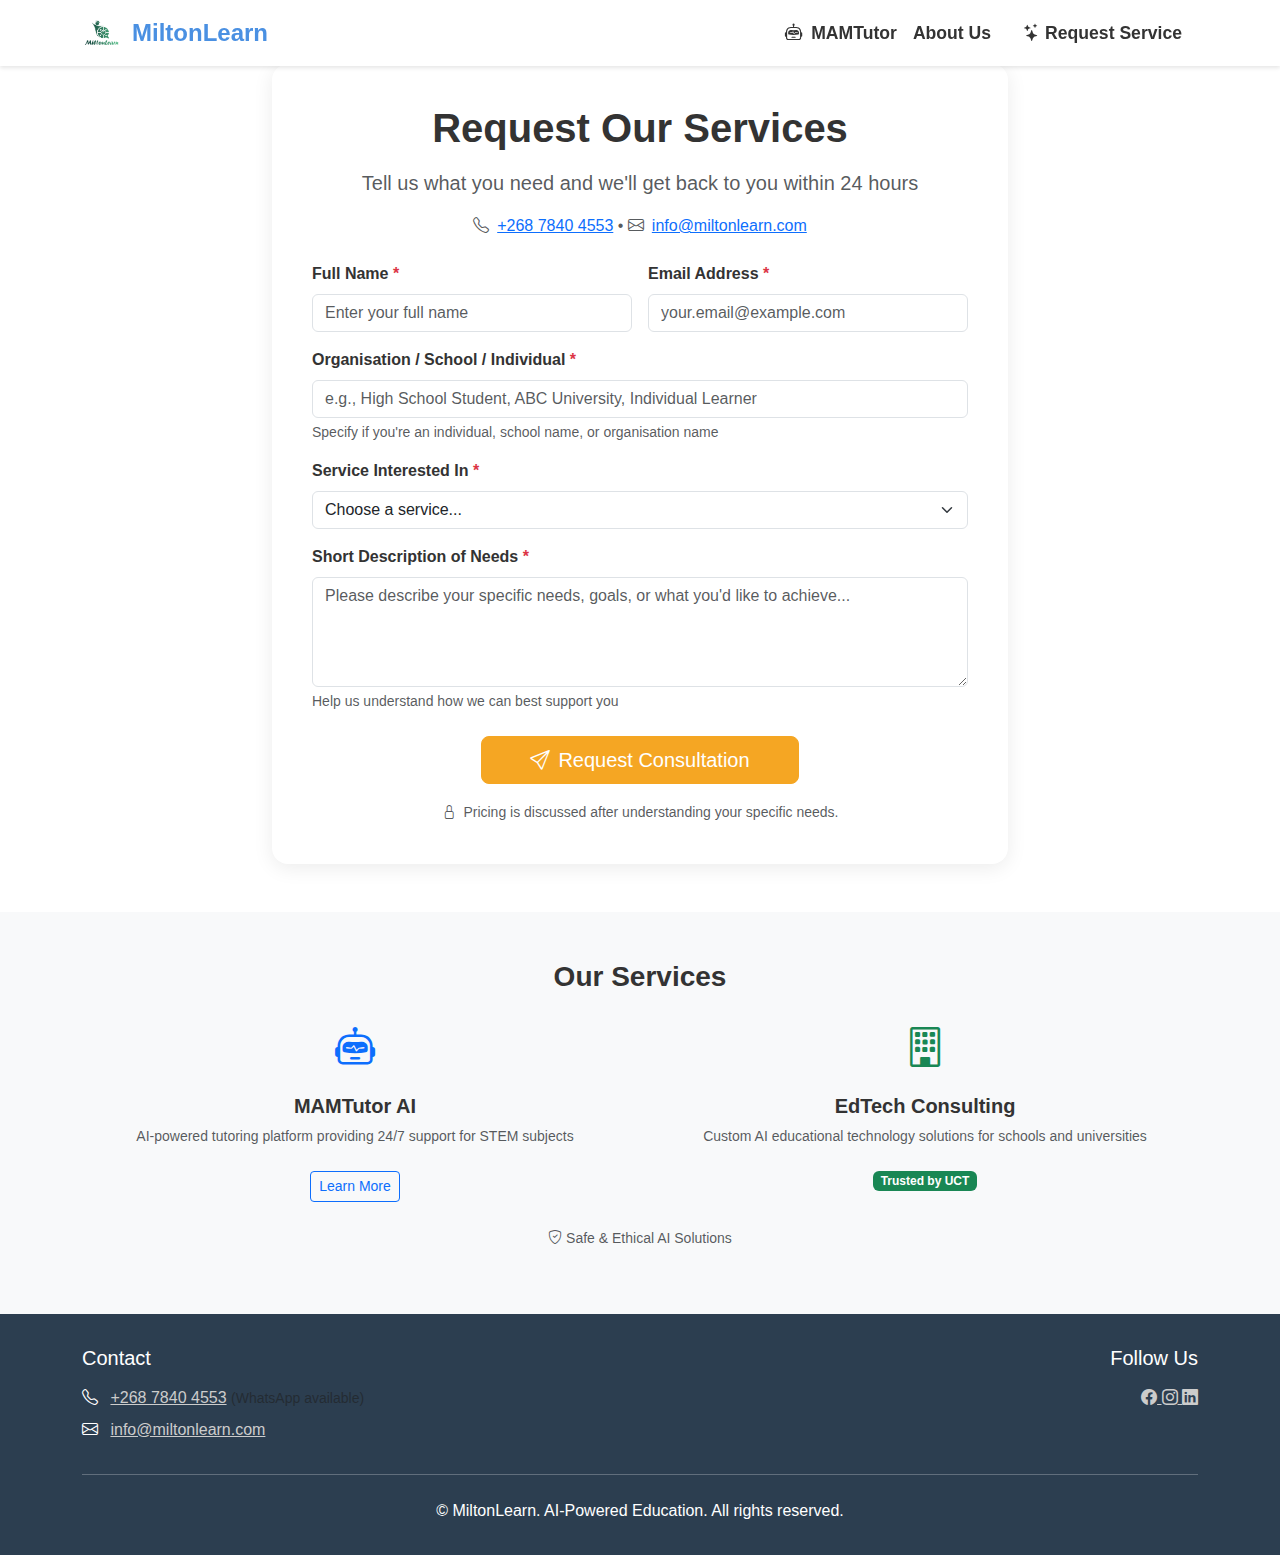
<file: request_services.html>
<!doctype html>
<html lang="en" class="h-100">
  <head>
    <meta charset="UTF-8">
    <meta name="viewport" content="width=device-width, initial-scale=1.0">
    <title>Request Our Services · MiltonLearn</title>
    <meta name="description" content="Partner with MiltonLearn for AI-powered education solutions. Access MAMTutor AI tutoring platform and request EdTech consulting services for your institution.">
    <!-- Google tag (gtag.js) -->
    <script async src="https://www.googletagmanager.com/gtag/js?id=G-E4Y24C156P"></script>
    <script>
      window.dataLayer = window.dataLayer || [];
      function gtag(){dataLayer.push(arguments);}
      gtag('js', new Date());

      gtag('config', 'G-E4Y24C156P');
    </script>
    <!-- Styles -->
    <link href="https://cdn.jsdelivr.net/npm/bootstrap@5.3.0-alpha1/dist/css/bootstrap.min.css" rel="stylesheet">
    <link rel="stylesheet" href="https://cdn.jsdelivr.net/npm/bootstrap-icons@1.7.2/font/bootstrap-icons.css">
    <link href="https://fonts.googleapis.com/css2?family=Inter:wght@300;400;500;600;700&display=swap" rel="stylesheet">
    <link rel="icon" type="image/x-icon" href="logo.png">
    <link rel="stylesheet" href="css/style.css">
    <style>
      .form-container {
        background: white;
        border-radius: 16px;
        padding: 2.5rem;
        box-shadow: 0 4px 20px rgba(0, 0, 0, 0.08);
      }
      .service-badge {
        display: inline-block;
        padding: 0.5rem 1rem;
        margin: 0.25rem;
        border-radius: 25px;
        font-size: 0.9rem;
        font-weight: 500;
      }
    </style>
  </head>

<body class="d-flex flex-column h-100">
  <!-- Navbar -->
  <nav class="navbar navbar-expand-lg sticky-top">
    <div class="container">
      <a class="navbar-brand d-flex align-items-center" href="/index.html">
        <img src="logo.png" alt="MiltonLearn Logo">
        <span class="brand-text">MiltonLearn</span>
      </a>
      <button class="navbar-toggler" type="button" data-bs-toggle="collapse" data-bs-target="#navbarNav">
        <span class="navbar-toggler-icon"></span>
      </button>
      <div class="collapse navbar-collapse" id="navbarNav">
        <ul class="navbar-nav ms-auto">
          <li class="nav-item">
            <a class="nav-link fw-semibold" href="https://www.mamtutor.com" target="_blank">
              <i class="bi bi-robot me-2"></i>MAMTutor
            </a>
          </li>
          <li class="nav-item">
            <a class="nav-link fw-semibold" href="/about.html">About Us</a>
          </li>
          <li class="nav-item">
            <a class="nav-link btn btn-success text-white px-3 ms-2" href="/request_services.html">
              <i class="bi bi-stars me-1"></i>Request Service
            </a>
          </li>
        </ul>
      </div>
    </div>
  </nav>

  <!-- Request Form Section -->
  <section class="py-5">
    <div class="container">
      <div class="row justify-content-center">
        <div class="col-lg-8">
          <div class="form-container">
            <div class="text-center mb-4">
              <h1 class="display-6 fw-bold mb-3">Request Our Services</h1>
              <p class="lead text-muted">Tell us what you need and we'll get back to you within 24 hours</p>
              <p class="text-muted mb-4">
                <i class="bi bi-telephone me-2"></i><a href="tel:+2687840455">+268 7840 4553</a> •
                <i class="bi bi-envelope me-2"></i><a href="mailto:info@miltonlearn.com">info@miltonlearn.com</a>
              </p>
            </div>

            <form id="servicesForm" class="needs-validation" novalidate>
              <div class="row g-3">
                <!-- Full Name -->
                <div class="col-md-6">
                  <label for="fullName" class="form-label fw-semibold">
                    Full Name <span class="text-danger">*</span>
                  </label>
                  <input type="text"
                         class="form-control"
                         id="fullName"
                         name="fullName"
                         required
                         placeholder="Enter your full name">
                  <div class="invalid-feedback">
                    Please provide your full name.
                  </div>
                </div>

                <!-- Email Address -->
                <div class="col-md-6">
                  <label for="email" class="form-label fw-semibold">
                    Email Address <span class="text-danger">*</span>
                  </label>
                  <input type="email"
                         class="form-control"
                         id="email"
                         name="email"
                         required
                         placeholder="your.email@example.com">
                  <div class="invalid-feedback">
                    Please provide a valid email address.
                  </div>
                </div>

                <!-- Organisation Type -->
                <div class="col-12">
                  <label for="organisationType" class="form-label fw-semibold">
                    Organisation / School / Individual <span class="text-danger">*</span>
                  </label>
                  <input type="text"
                         class="form-control"
                         id="organisationType"
                         name="organisationType"
                         required
                         placeholder="e.g., High School Student, ABC University, Individual Learner">
                  <div class="form-text">Specify if you're an individual, school name, or organisation name</div>
                  <div class="invalid-feedback">
                    Please specify your organisation, school, or indicate you're an individual.
                  </div>
                </div>

                <!-- Service Interested In -->
                <div class="col-12">
                  <label for="serviceInterest" class="form-label fw-semibold">
                    Service Interested In <span class="text-danger">*</span>
                  </label>
                  <select class="form-select"
                          id="serviceInterest"
                          name="serviceInterest"
                          required>
                    <option value="" selected disabled>Choose a service...</option>
                    <option value="MAMTutor Access">MAMTutor - Request Access</option>
                    <option value="MAMTutor Support">MAMTutor - Support</option>
                    <option value="EdTech Consulting">EdTech Consulting for Institutions</option>
                    <option value="Custom AI Development">Custom AI Tool Development</option>
                    <option value="Not sure / Want advice">Not sure / Want advice</option>
                  </select>
                  <div class="invalid-feedback">
                    Please select a service you're interested in.
                  </div>
                </div>

                <!-- Description of Needs -->
                <div class="col-12">
                  <label for="needsDescription" class="form-label fw-semibold">
                    Short Description of Needs <span class="text-danger">*</span>
                  </label>
                  <textarea class="form-control"
                            id="needsDescription"
                            name="needsDescription"
                            rows="4"
                            required
                            placeholder="Please describe your specific needs, goals, or what you'd like to achieve..."></textarea>
                  <div class="form-text">
                    Help us understand how we can best support you
                  </div>
                  <div class="invalid-feedback">
                    Please provide a brief description of your needs.
                  </div>
                </div>

                <!-- Submit Button -->
                <div class="col-12 text-center mt-4">
                  <button type="submit" class="btn btn-primary btn-lg px-5">
                    <i class="bi bi-send me-2"></i>Request Consultation
                  </button>
                  <p class="text-muted mt-3 mb-0">
                    <small>
                      <i class="bi bi-lock me-1"></i>
                      Pricing is discussed after understanding your specific needs.
                    </small>
                  </p>
                </div>
              </div>
            </form>

            <div id="loadingSpinner" class="text-center mt-4" style="display: none;">
              <div class="spinner-border text-primary" role="status">
                <span class="visually-hidden">Sending...</span>
              </div>
              <p class="text-muted mt-2">Sending your request...</p>
            </div>
          </div>
        </div>
      </div>
    </div>
  </section>

  <!-- Quick Services Overview -->
  <section class="py-5 bg-light">
    <div class="container">
      <div class="text-center mb-4">
        <h2 class="h3 fw-bold">Our Services</h2>
      </div>
      <div class="row g-4 justify-content-center text-center">
        <div class="col-lg-6 col-md-6">
          <i class="bi bi-robot text-primary" style="font-size: 2.5rem;"></i>
          <h3 class="h5 fw-bold mt-3">MAMTutor AI</h3>
          <p class="text-muted small">AI-powered tutoring platform providing 24/7 support for STEM subjects</p>
          <a href="https://www.mamtutor.com" class="btn btn-sm btn-outline-primary mt-2" target="_blank">Learn More</a>
        </div>
        <div class="col-lg-6 col-md-6">
          <i class="bi bi-building text-success" style="font-size: 2.5rem;"></i>
          <h3 class="h5 fw-bold mt-3">EdTech Consulting</h3>
          <p class="text-muted small">Custom AI educational technology solutions for schools and universities</p>
          <span class="badge bg-success mt-2">Trusted by UCT</span>
        </div>
      </div>
      <div class="text-center mt-4">
        <p class="text-muted"><small><i class="bi bi-shield-check me-1"></i>Safe & Ethical AI Solutions</small></p>
      </div>
    </div>
  </section>

  <!-- Footer -->
  <footer class="mt-auto">
    <div class="container">
      <div class="row g-4">
        <div class="col-md-6 text-center text-md-start">
          <h5 class="mb-3">Contact</h5>
          <p class="mb-2">
            <i class="bi bi-telephone me-2"></i>
            <a href="tel:+26878404553">+268 7840 4553</a>
            <small class="text-muted">(WhatsApp available)</small>
          </p>
          <p class="mb-2">
            <i class="bi bi-envelope me-2"></i>
            <a href="mailto:info@miltonlearn.com">info@miltonlearn.com</a>
          </p>
        </div>
        <div class="col-md-6 text-center text-md-end">
          <h5 class="mb-3">Follow Us</h5>
          <div class="social-links">
            <a href="https://www.facebook.com/miltonlearn/" target="_blank" title="Facebook">
              <i class="bi bi-facebook"></i>
            </a>
            <a href="https://www.instagram.com/miltonlearn/" target="_blank" title="Instagram">
              <i class="bi bi-instagram"></i>
            </a>
            <a href="https://www.linkedin.com/company/miltonlearn" target="_blank" title="LinkedIn">
              <i class="bi bi-linkedin"></i>
            </a>
          </div>
        </div>
      </div>
      <hr class="my-4">
      <p class="text-center mb-0">
        © <span id="current-year"></span> MiltonLearn. AI-Powered Education. All rights reserved.
      </p>
    </div>
  </footer>

  <!-- Success Modal -->
  <div class="modal fade" id="successModal" tabindex="-1" aria-hidden="true">
    <div class="modal-dialog modal-dialog-centered">
      <div class="modal-content border-0 shadow-lg">
        <div class="modal-body text-center p-5">
          <div class="mb-4">
            <i class="bi bi-check-circle-fill text-success" style="font-size: 4rem;"></i>
          </div>
          <h3 class="fw-bold mb-3">Request Submitted Successfully!</h3>
          <p class="text-muted mb-4">
            Thank you for your interest in MiltonLearn's services. Our team will contact you within 24 hours.
          </p>
          <button type="button" class="btn btn-primary" data-bs-dismiss="modal">Close</button>
        </div>
      </div>
    </div>
  </div>

  <!-- Bootstrap JS -->
  <script src="https://cdn.jsdelivr.net/npm/bootstrap@5.3.0-alpha1/dist/js/bootstrap.bundle.min.js"></script>

  <!-- EmailJS -->
  <script src="https://cdn.emailjs.com/dist/email.min.js"></script>

  <script>
    // Initialize EmailJS
    (function(){
      emailjs.init("37JYNPRfsiVRfJeAv");
    })();

    // Set current year
    document.addEventListener('DOMContentLoaded', function() {
      const currentYearElement = document.getElementById('current-year');
      if (currentYearElement) {
        currentYearElement.textContent = new Date().getFullYear();
      }
    });

    // Form validation and submission
    document.addEventListener('DOMContentLoaded', function() {
      'use strict';

      const form = document.getElementById('servicesForm');
      const loadingSpinner = document.getElementById('loadingSpinner');

      if (!form) {
        console.error('Form not found');
        return;
      }

      form.addEventListener('submit', function (event) {
        event.preventDefault();
        event.stopPropagation();

        if (form.checkValidity()) {
          sendEmail();
        } else {
          form.classList.add('was-validated');
        }

        return false;
      }, false);

      function sendEmail() {
        if (loadingSpinner) {
          loadingSpinner.style.display = 'block';
        }

        // Get form values
        const templateParams = {
          fullName: document.getElementById('fullName')?.value || '',
          reply_to: document.getElementById('email')?.value || '',
          organisationType: document.getElementById('organisationType')?.value || '',
          serviceInterest: document.getElementById('serviceInterest')?.value || '',
          needsDescription: document.getElementById('needsDescription')?.value || '',
          timestamp: new Date().toLocaleString()
        };

        // Send email using EmailJS service_jytz61d
        emailjs.send('service_jytz61d', 'template_kjcid8m', templateParams)
          .then(function(response) {
            console.log('Email sent successfully:', response);
            if (loadingSpinner) {
              loadingSpinner.style.display = 'none';
            }

            // Show success modal
            const successModal = new bootstrap.Modal(document.getElementById('successModal'));
            successModal.show();

            // Reset form
            form.reset();
            form.classList.remove('was-validated');
          })
          .catch(function(error) {
            console.error('Request sending failed:', error);
            if (loadingSpinner) {
              loadingSpinner.style.display = 'none';
            }
            alert('Failed to send request. Please try again or contact us directly at info@miltonlearn.com or call +268 7840 4553.');
          });
      }
    });
  </script>
</body>
</html>
</file>
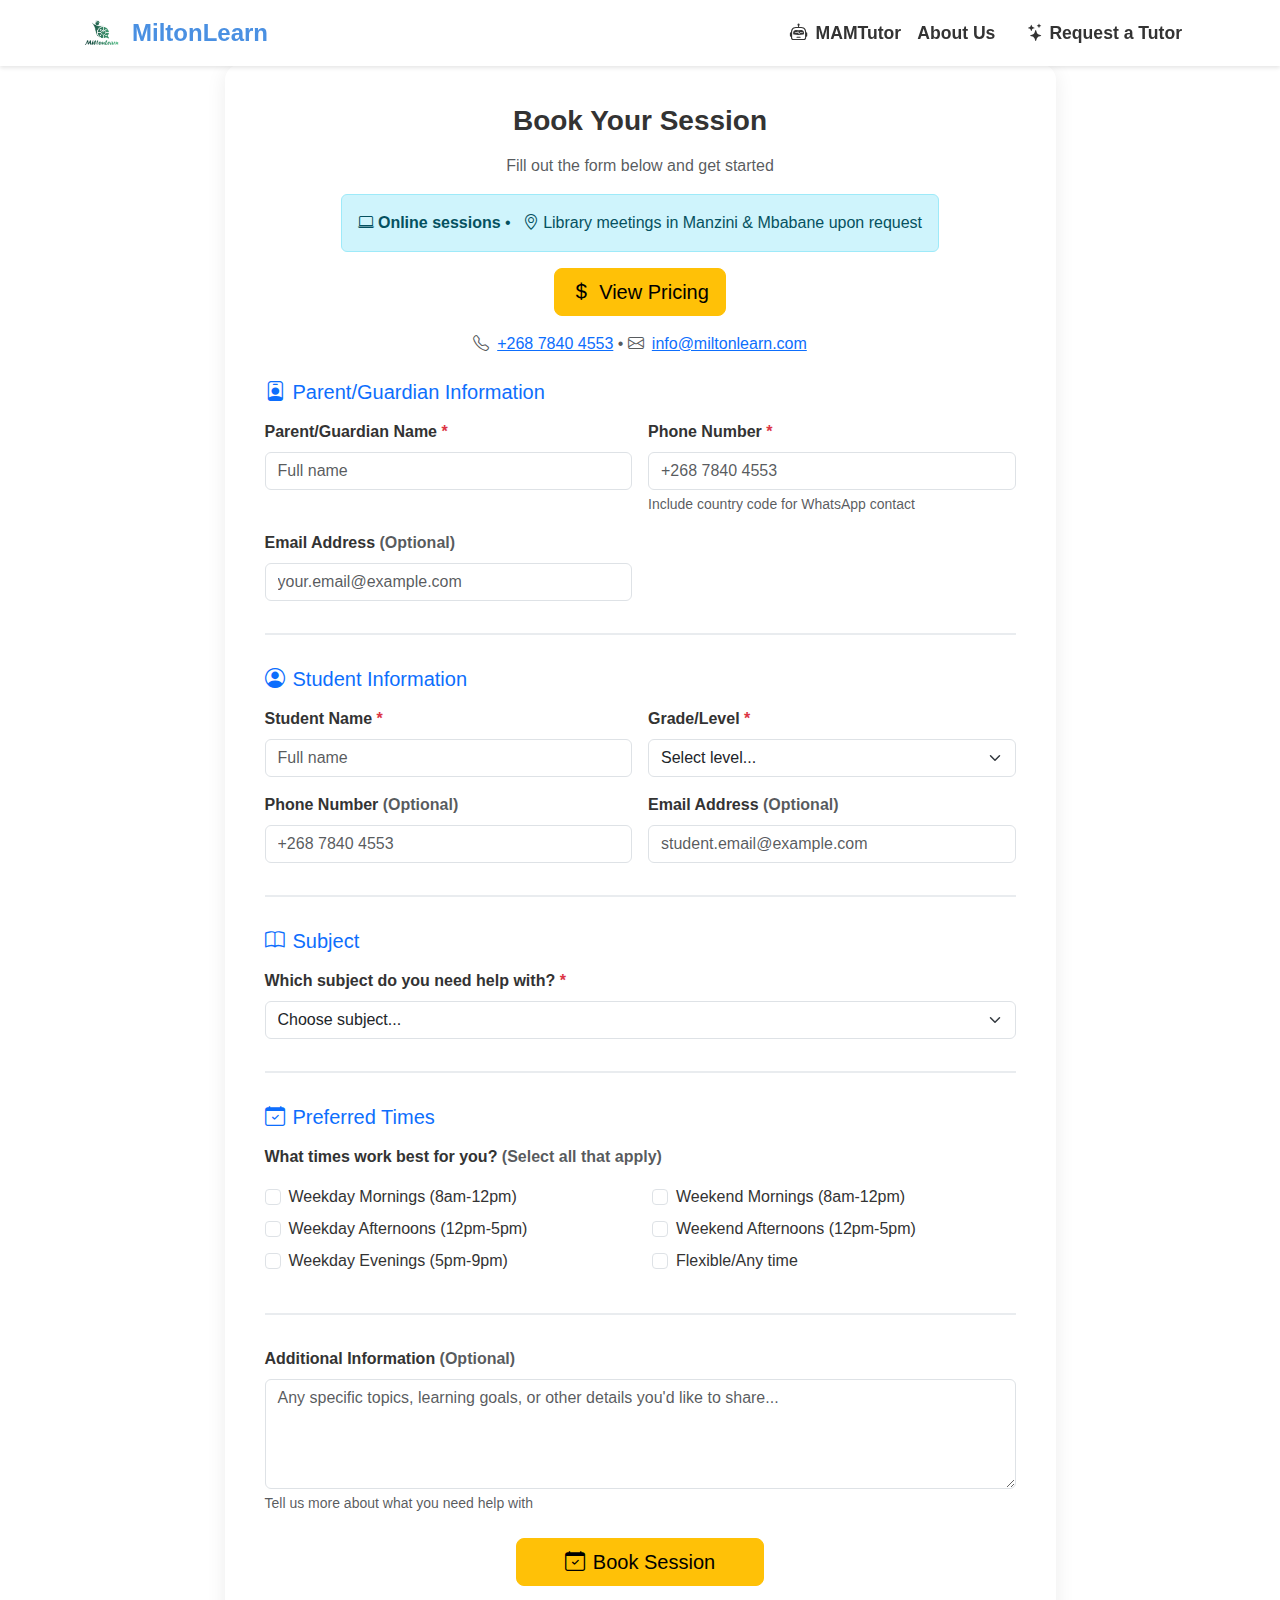
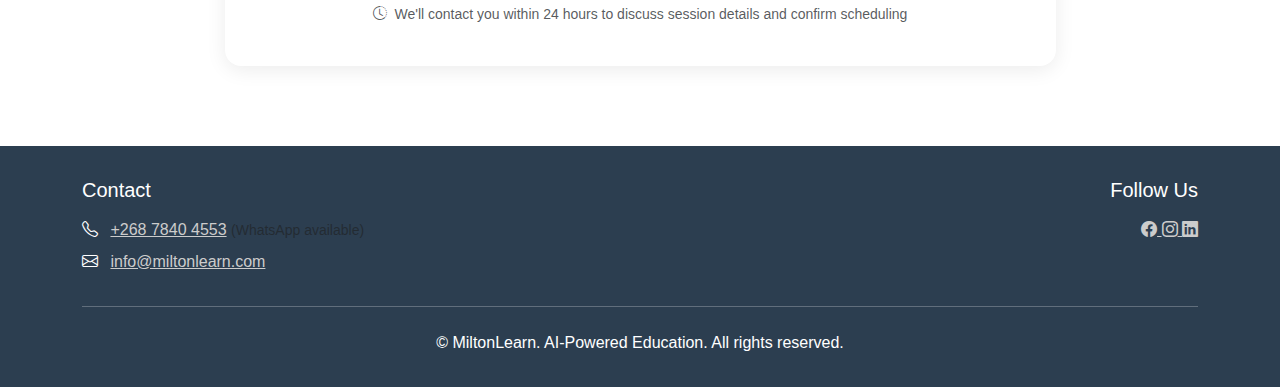
<file: request_tutor.html>
<!doctype html>
<html lang="en" class="h-100">
  <head>
    <meta charset="UTF-8">
    <meta name="viewport" content="width=device-width, initial-scale=1.0">
    <title>Book a Session · MiltonLearn</title>
    <meta name="description" content="Book personalized session with MiltonLearn. Get customized support in Math, Physics, Computer Science, Chemistry, and Biology.">

    <!-- Google Analytics -->
    <script async src="https://www.googletagmanager.com/gtag/js?id=G-E4Y24C156P"></script>
    <script>
      window.dataLayer = window.dataLayer || [];
      function gtag(){dataLayer.push(arguments);}
      gtag('js', new Date());
      gtag('config', 'G-E4Y24C156P');
    </script>

    <!-- Styles -->
    <link href="https://cdn.jsdelivr.net/npm/bootstrap@5.3.0-alpha1/dist/css/bootstrap.min.css" rel="stylesheet">
    <link rel="stylesheet" href="https://cdn.jsdelivr.net/npm/bootstrap-icons@1.7.2/font/bootstrap-icons.css">
    <link href="https://fonts.googleapis.com/css2?family=Inter:wght@300;400;500;600;700&display=swap" rel="stylesheet">
    <link rel="icon" type="image/x-icon" href="logo.png">
    <link rel="stylesheet" href="css/style.css">

    <style>
      .form-container {
        background: white;
        border-radius: 16px;
        padding: 2.5rem;
        box-shadow: 0 4px 20px rgba(0, 0, 0, 0.08);
        margin-bottom: 2rem;
      }

      .benefit-card {
        background: linear-gradient(135deg, #f8f9fa, #ffffff);
        border-left: 4px solid var(--warning);
        padding: 1.5rem;
        border-radius: 8px;
        margin-bottom: 1rem;
        transition: all 0.3s ease;
      }

      .benefit-card:hover {
        transform: translateY(-2px);
        box-shadow: 0 4px 12px rgba(0, 0, 0, 0.1);
      }

      .time-checkbox {
        display: inline-block;
        margin-right: 1rem;
        margin-bottom: 0.5rem;
      }

      .section-divider {
        border-top: 2px solid #e9ecef;
        margin: 2rem 0;
      }


    </style>

    <script type="application/ld+json">
      {
        "@context": "https://schema.org",
        "@type": "Service",
        "serviceType": "Educational Assistance",
        "provider": {
          "@type": "TechCompany",
          "name": "MiltonLearn",
          "url": "https://www.miltonlearn.com"
        },
        "areaServed": "Worldwide",
        "availableChannel": {
          "@type": "ServiceChannel",
          "serviceUrl": "https://www.miltonlearn.com/request_tutor.html"
        }
      }
    </script>
  </head>

<body class="d-flex flex-column h-100">
  <!-- Navbar -->
  <nav class="navbar navbar-expand-lg sticky-top">
    <div class="container">
      <a class="navbar-brand d-flex align-items-center" href="/index.html">
        <img src="logo.png" alt="MiltonLearn Logo">
        <span class="brand-text">MiltonLearn</span>
      </a>
      <button class="navbar-toggler" type="button" data-bs-toggle="collapse" data-bs-target="#navbarNav">
        <span class="navbar-toggler-icon"></span>
      </button>
      <div class="collapse navbar-collapse" id="navbarNav">
        <ul class="navbar-nav ms-auto">
          <li class="nav-item">
            <a class="nav-link fw-semibold" href="https://www.mamtutor.com" target="_blank">
              <i class="bi bi-robot me-2"></i>MAMTutor
            </a>
          </li>
          <li class="nav-item">
            <a class="nav-link fw-semibold" href="/about.html">About Us</a>
          </li>
          <li class="nav-item">
            <a class="nav-link btn btn-success text-white px-3 ms-2" href="/request_tutor.html">
              <i class="bi bi-stars me-1"></i>Request a Tutor
            </a>
          </li>
        </ul>
      </div>
    </div>
  </nav>

  <!-- Main Content -->
  <section class="py-5">
    <div class="container">
      <div class="row justify-content-center">
        <!-- Booking Form -->
        <div class="col-lg-10 col-xl-9">
          <div class="form-container">
            <div class="text-center mb-4">
              <h2 class="h3 fw-bold mb-3">Book Your Session</h2>
              <p class="text-muted">Fill out the form below and get started</p>
              <div class="alert alert-info d-inline-block mb-3">
                <i class="bi bi-laptop me-1"></i><strong>Online sessions</strong> •
                <i class="bi bi-geo-alt me-1 ms-2"></i>Library meetings in Manzini & Mbabane upon request
              </div>
              <div class="mb-3">
                <a href="/tutoring_pricing.html" class="btn btn-warning btn-lg">
                  <i class="bi bi-currency-dollar me-2"></i>View Pricing
                </a>
              </div>
              <p class="text-muted mb-4">
                <i class="bi bi-telephone me-2"></i><a href="tel:+26878404553">+268 7840 4553</a> •
                <i class="bi bi-envelope me-2"></i><a href="mailto:info@miltonlearn.com">info@miltonlearn.com</a>
              </p>
            </div>

            <form id="tutoringForm" class="needs-validation" novalidate>
              <!-- Parent/Guardian Information Section -->
              <div class="mb-4">
                <h5 class="text-primary mb-3"><i class="bi bi-person-badge me-2"></i>Parent/Guardian Information</h5>
                <div class="row g-3">
                  <div class="col-md-6">
                    <label for="parentName" class="form-label fw-semibold">
                      Parent/Guardian Name <span class="text-danger">*</span>
                    </label>
                    <input type="text" class="form-control" id="parentName" name="parentName" required placeholder="Full name">
                    <div class="invalid-feedback">Please provide parent/guardian name.</div>
                  </div>

                  <div class="col-md-6">
                    <label for="parentPhone" class="form-label fw-semibold">
                      Phone Number <span class="text-danger">*</span>
                    </label>
                    <input type="tel" class="form-control" id="parentPhone" name="parentPhone" required placeholder="+268 7840 4553">
                    <div class="form-text">Include country code for WhatsApp contact</div>
                    <div class="invalid-feedback">Please provide a phone number.</div>
                  </div>

                  <div class="col-md-6">
                    <label for="parentEmail" class="form-label fw-semibold">
                      Email Address <span class="text-muted">(Optional)</span>
                    </label>
                    <input type="email" class="form-control" id="parentEmail" name="parentEmail" placeholder="your.email@example.com">
                  </div>
                </div>
              </div>

              <div class="section-divider"></div>

              <!-- Student Information Section -->
              <div class="mb-4">
                <h5 class="text-primary mb-3"><i class="bi bi-person-circle me-2"></i>Student Information</h5>
                <div class="row g-3">
                  <div class="col-md-6">
                    <label for="studentName" class="form-label fw-semibold">
                      Student Name <span class="text-danger">*</span>
                    </label>
                    <input type="text" class="form-control" id="studentName" name="studentName" required placeholder="Full name">
                    <div class="invalid-feedback">Please provide the student's name.</div>
                  </div>

                  <div class="col-md-6">
                    <label for="gradeLevel" class="form-label fw-semibold">
                      Grade/Level <span class="text-danger">*</span>
                    </label>
                    <select class="form-select" id="gradeLevel" name="gradeLevel" required>
                      <option value="" selected disabled>Select level...</option>
                      <option value="Grade 8-9">Grade 8-9</option>
                      <option value="Grade 10-12 (IGCSE/O-Level)">Grade 10-12 (IGCSE/O-Level)</option>
                      <option value="AS/A-Level">AS/A-Level</option>
                      <option value="University/College (Undergraduate)">University/College (Undergraduate)</option>
                      <option value="University/College (Postgraduate)">University/College (Postgraduate)</option>
                      <option value="Adult Learner">Adult Learner</option>
                    </select>
                    <div class="invalid-feedback">Please select a grade level.</div>
                  </div>

                  <div class="col-md-6">
                    <label for="studentPhone" class="form-label fw-semibold">
                      Phone Number <span class="text-muted">(Optional)</span>
                    </label>
                    <input type="tel" class="form-control" id="studentPhone" name="studentPhone" placeholder="+268 7840 4553">
                  </div>

                  <div class="col-md-6">
                    <label for="studentEmail" class="form-label fw-semibold">
                      Email Address <span class="text-muted">(Optional)</span>
                    </label>
                    <input type="email" class="form-control" id="studentEmail" name="studentEmail" placeholder="student.email@example.com">
                  </div>
                </div>
              </div>

              <div class="section-divider"></div>

              <!-- Subject Selection -->
              <div class="mb-4">
                <h5 class="text-primary mb-3"><i class="bi bi-book me-2"></i>Subject</h5>
                <div class="row g-3">
                  <div class="col-12">
                    <label for="subject" class="form-label fw-semibold">
                      Which subject do you need help with? <span class="text-danger">*</span>
                    </label>
                    <select class="form-select" id="subject" name="subject" required>
                      <option value="" selected disabled>Choose subject...</option>
                      <option value="Mathematics">Mathematics</option>
                      <option value="Physics">Physics</option>
                      <option value="Chemistry">Chemistry</option>
                      <option value="Biology">Biology</option>
                      <option value="Computer Science">Computer Science</option>
                      <option value="Programming">Programming</option>
                      <option value="Statistics">Statistics</option>
                      <option value="Multiple Subjects">Multiple Subjects</option>
                      <option value="Other">Other</option>
                    </select>
                    <div class="invalid-feedback">Please select a subject.</div>
                  </div>
                </div>
              </div>

              <div class="section-divider"></div>

              <!-- Scheduling Preferences -->
              <div class="mb-4">
                <h5 class="text-primary mb-3"><i class="bi bi-calendar-check me-2"></i>Preferred Times</h5>
                <label class="form-label fw-semibold mb-3">
                  What times work best for you? <span class="text-muted">(Select all that apply)</span>
                </label>
                <div class="row">
                  <div class="col-md-6">
                    <div class="form-check time-checkbox">
                      <input class="form-check-input" type="checkbox" value="Weekday Mornings" id="time1" name="preferredTimes">
                      <label class="form-check-label" for="time1">Weekday Mornings (8am-12pm)</label>
                    </div>
                    <div class="form-check time-checkbox">
                      <input class="form-check-input" type="checkbox" value="Weekday Afternoons" id="time2" name="preferredTimes">
                      <label class="form-check-label" for="time2">Weekday Afternoons (12pm-5pm)</label>
                    </div>
                    <div class="form-check time-checkbox">
                      <input class="form-check-input" type="checkbox" value="Weekday Evenings" id="time3" name="preferredTimes">
                      <label class="form-check-label" for="time3">Weekday Evenings (5pm-9pm)</label>
                    </div>
                  </div>
                  <div class="col-md-6">
                    <div class="form-check time-checkbox">
                      <input class="form-check-input" type="checkbox" value="Weekend Mornings" id="time4" name="preferredTimes">
                      <label class="form-check-label" for="time4">Weekend Mornings (8am-12pm)</label>
                    </div>
                    <div class="form-check time-checkbox">
                      <input class="form-check-input" type="checkbox" value="Weekend Afternoons" id="time5" name="preferredTimes">
                      <label class="form-check-label" for="time5">Weekend Afternoons (12pm-5pm)</label>
                    </div>
                    <div class="form-check time-checkbox">
                      <input class="form-check-input" type="checkbox" value="Flexible" id="time6" name="preferredTimes">
                      <label class="form-check-label" for="time6">Flexible/Any time</label>
                    </div>
                  </div>
                </div>
              </div>

              <div class="section-divider"></div>

              <!-- Message -->
              <div class="mb-4">
                <label for="message" class="form-label fw-semibold">
                  Additional Information <span class="text-muted">(Optional)</span>
                </label>
                <textarea class="form-control" id="message" name="message" rows="4"
                  placeholder="Any specific topics, learning goals, or other details you'd like to share..."></textarea>
                <div class="form-text">Tell us more about what you need help with</div>
              </div>

              <!-- Submit Button -->
              <div class="text-center mt-4">
                <button type="submit" class="btn btn-warning btn-lg px-5">
                  <i class="bi bi-calendar-check me-2"></i>Book Session
                </button>
                <p class="text-muted mt-3 mb-0">
                  <small>
                    <i class="bi bi-clock-history me-1"></i>
                    We'll contact you within 24 hours to discuss session details and confirm scheduling
                  </small>
                </p>
              </div>
            </form>

            <div id="loadingSpinner" class="text-center mt-4" style="display: none;">
              <div class="spinner-border text-warning" role="status">
                <span class="visually-hidden">Sending...</span>
              </div>
              <p class="text-muted mt-2">Submitting your request...</p>
            </div>
          </div>
        </div>
      </div>
    </div>
  </section>

  <!-- Footer -->
  <footer class="mt-auto">
    <div class="container">
      <div class="row g-4">
        <div class="col-md-6 text-center text-md-start">
          <h5 class="mb-3">Contact</h5>
          <p class="mb-2">
            <i class="bi bi-telephone me-2"></i>
            <a href="tel:+26878404553">+268 7840 4553</a>
            <small class="text-muted">(WhatsApp available)</small>
          </p>
          <p class="mb-2">
            <i class="bi bi-envelope me-2"></i>
            <a href="mailto:info@miltonlearn.com">info@miltonlearn.com</a>
          </p>
        </div>
        <div class="col-md-6 text-center text-md-end">
          <h5 class="mb-3">Follow Us</h5>
          <div class="social-links">
            <a href="https://www.facebook.com/miltonlearn/" target="_blank" title="Facebook">
              <i class="bi bi-facebook"></i>
            </a>
            <a href="https://www.instagram.com/miltonlearn/" target="_blank" title="Instagram">
              <i class="bi bi-instagram"></i>
            </a>
            <a href="https://www.linkedin.com/company/miltonlearn" target="_blank" title="LinkedIn">
              <i class="bi bi-linkedin"></i>
            </a>
          </div>
        </div>
      </div>
      <hr class="my-4">
      <p class="text-center mb-0">
        © <span id="current-year"></span> MiltonLearn. AI-Powered Education. All rights reserved.
      </p>
    </div>
  </footer>

  <!-- Success Modal -->
  <div class="modal fade" id="successModal" tabindex="-1" aria-hidden="true">
    <div class="modal-dialog modal-dialog-centered">
      <div class="modal-content border-0 shadow-lg">
        <div class="modal-body text-center p-5">
          <div class="mb-4">
            <i class="bi bi-check-circle-fill text-success" style="font-size: 4rem;"></i>
          </div>
          <h3 class="fw-bold mb-3">Request Submitted!</h3>
          <p class="text-muted mb-4">
            Thank you for choosing MiltonLearn. Our team will contact you within 24 hours to discuss session details and confirm scheduling.
          </p>
          <button type="button" class="btn btn-primary" data-bs-dismiss="modal">Close</button>
        </div>
      </div>
    </div>
  </div>

  <!-- Bootstrap JS -->
  <script src="https://cdn.jsdelivr.net/npm/bootstrap@5.3.0-alpha1/dist/js/bootstrap.bundle.min.js"></script>

  <!-- EmailJS -->
  <script src="https://cdn.emailjs.com/dist/email.min.js"></script>

  <script>
    // Initialize EmailJS
    (function(){
      emailjs.init("37JYNPRfsiVRfJeAv");
    })();

    // Set current year
    document.addEventListener('DOMContentLoaded', function() {
      const currentYearElement = document.getElementById('current-year');
      if (currentYearElement) {
        currentYearElement.textContent = new Date().getFullYear();
      }

    });

    // Form validation and submission
    document.addEventListener('DOMContentLoaded', function() {
      'use strict';

      const form = document.getElementById('tutoringForm');
      const loadingSpinner = document.getElementById('loadingSpinner');

      if (!form) {
        console.error('Form not found');
        return;
      }

      form.addEventListener('submit', function (event) {
        event.preventDefault();
        event.stopPropagation();

        if (form.checkValidity()) {
          sendEmail();
        } else {
          form.classList.add('was-validated');
        }

        return false;
      }, false);

      function sendEmail() {
        if (loadingSpinner) {
          loadingSpinner.style.display = 'block';
        }

        // Get preferred times checkboxes
        const preferredTimesCheckboxes = document.querySelectorAll('input[name="preferredTimes"]:checked');
        const preferredTimesArray = Array.from(preferredTimesCheckboxes).map(cb => cb.value);
        const preferredTimesString = preferredTimesArray.length > 0 ? preferredTimesArray.join(', ') : 'Not specified';

        // Get form values
        const parentName = document.getElementById('parentName')?.value || '';
        const parentPhone = document.getElementById('parentPhone')?.value || '';
        const parentEmail = document.getElementById('parentEmail')?.value || '';
        const studentName = document.getElementById('studentName')?.value || '';
        const studentPhone = document.getElementById('studentPhone')?.value || '';
        const studentEmail = document.getElementById('studentEmail')?.value || '';
        const gradeLevel = document.getElementById('gradeLevel')?.value || '';
        const subject = document.getElementById('subject')?.value || '';
        const additionalInfo = document.getElementById('message')?.value || '';

        // Format all details into a message for the contact form template
        const formattedMessage = `
TUTORING REQUEST

PARENT/GUARDIAN INFORMATION:
Name: ${parentName}
Phone: ${parentPhone}
Email: ${parentEmail || 'Not provided'}

STUDENT INFORMATION:
Name: ${studentName}
Grade/Level: ${gradeLevel}
Phone: ${studentPhone || 'Not provided'}
Email: ${studentEmail || 'Not provided'}

SESSION DETAILS:
Subject: ${subject}
Preferred Times: ${preferredTimesString}

Additional Information:
${additionalInfo || 'None provided'}

Submitted: ${new Date().toLocaleString()}
        `.trim();

        // Use contact form template with formatted message
        const templateParams = {
          from_name: parentName,
          reply_to: parentEmail || parentPhone,
          subject: 'Tutoring Request',
          message: formattedMessage
        };

        // Send email using the same template as contact form
        emailjs.send('service_jytz61d', 'template_lcunkpm', templateParams)
          .then(function(response) {
            console.log('Email sent successfully:', response);
            if (loadingSpinner) {
              loadingSpinner.style.display = 'none';
            }

            // Show success modal
            const successModal = new bootstrap.Modal(document.getElementById('successModal'));
            successModal.show();

            // Reset form
            form.reset();
            form.classList.remove('was-validated');
          })
          .catch(function(error) {
            console.error('Booking request sending failed:', error);
            if (loadingSpinner) {
              loadingSpinner.style.display = 'none';
            }
            alert('Failed to submit your booking request. Please try again or contact us directly at info@miltonlearn.com or call +268 7840 4553.');
          });
      }
    });
  </script>
</body>
</html>
</file>
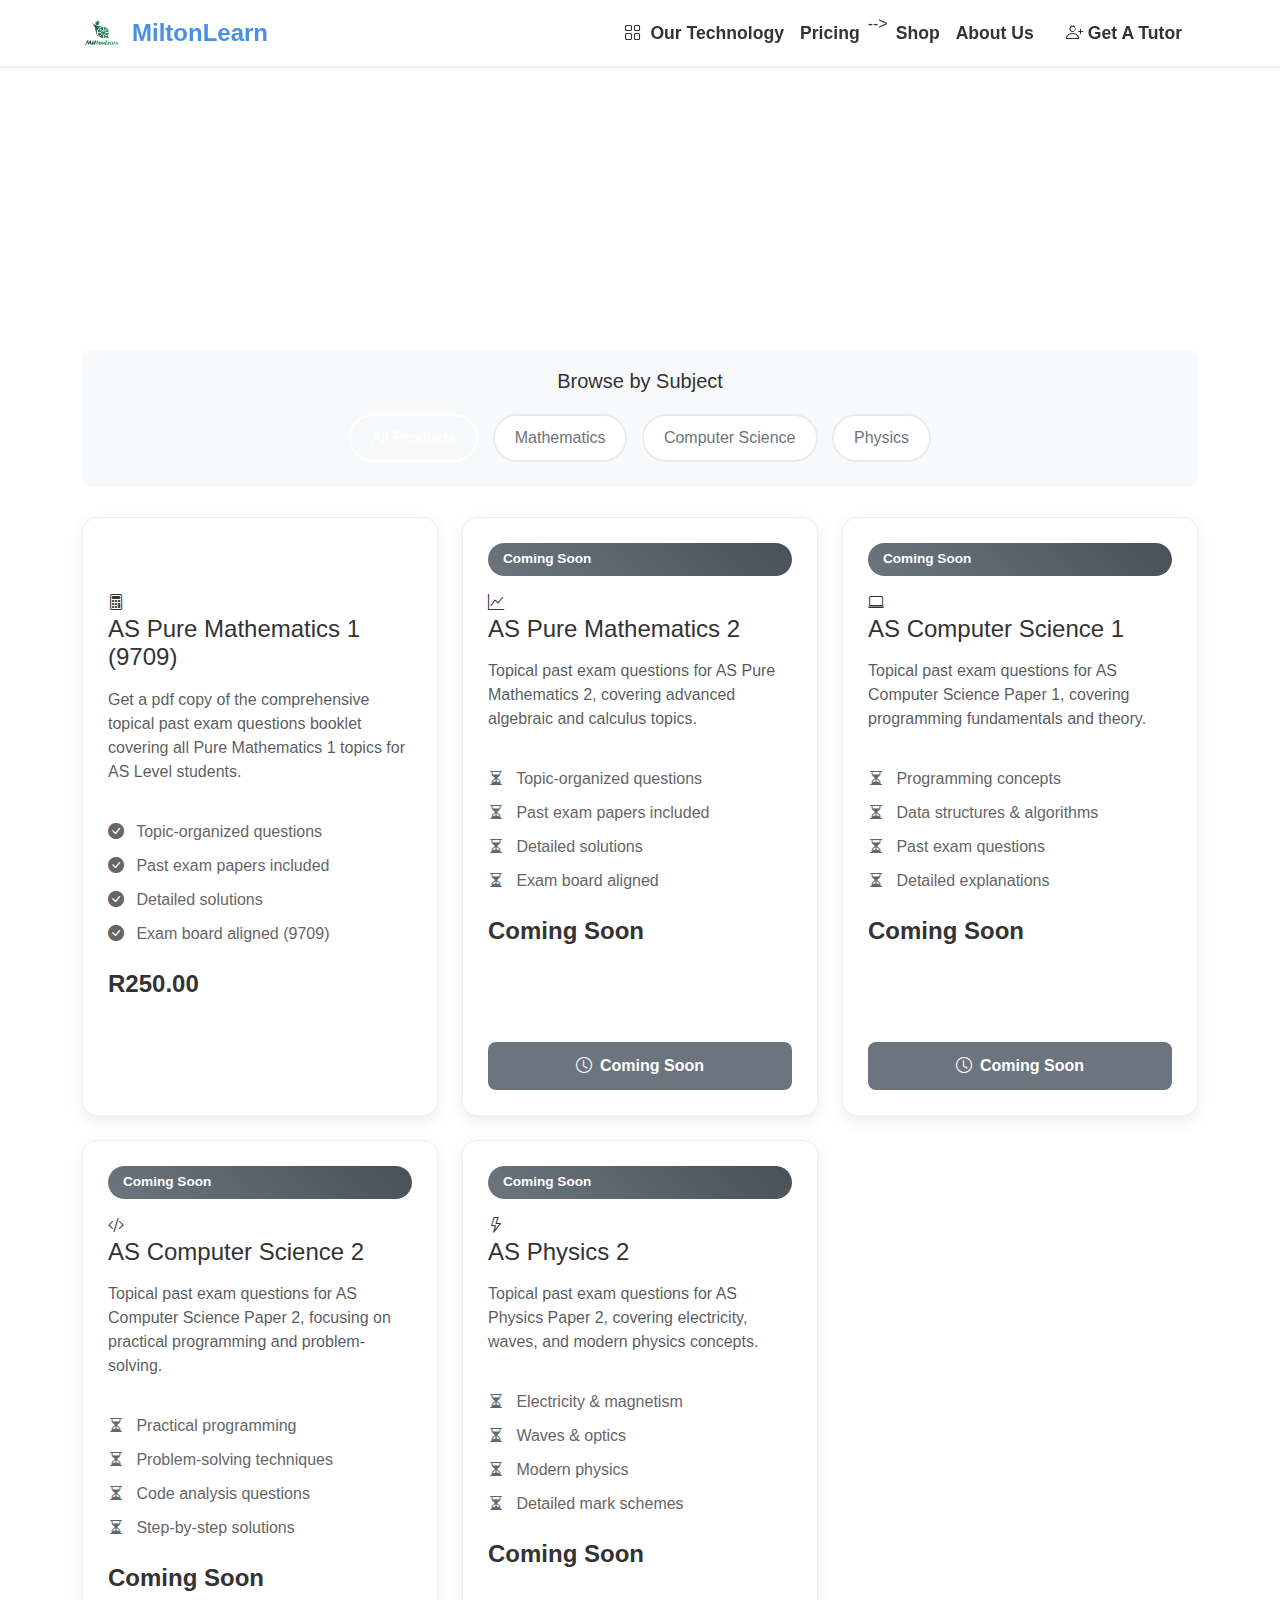
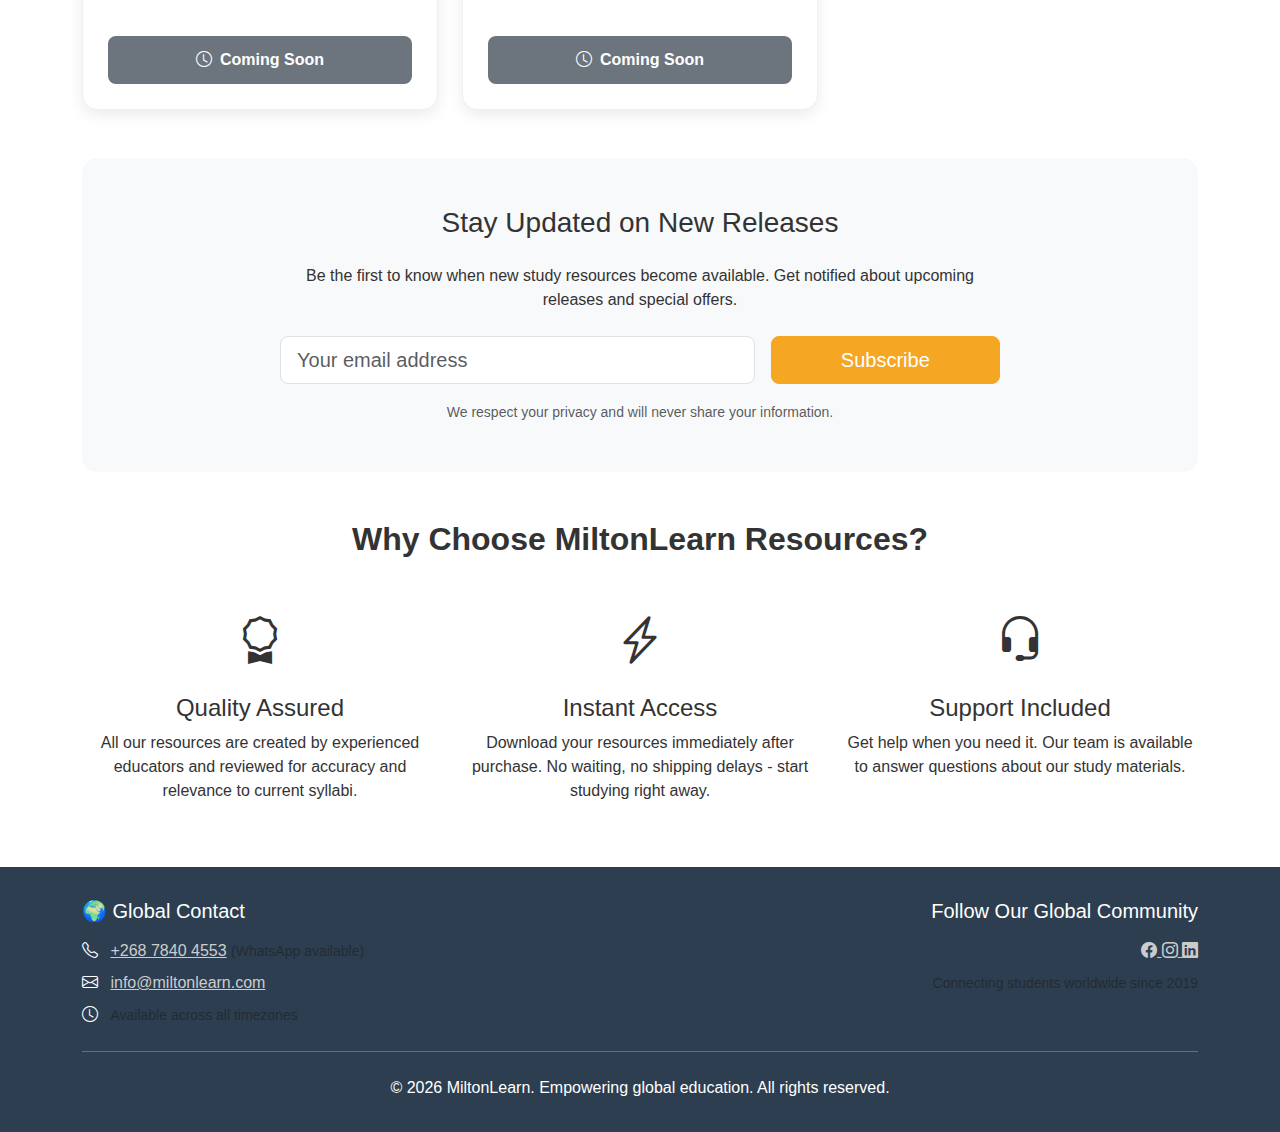
<file: shop.html>
<!DOCTYPE html>
<html lang="en" class="h-100">
<head>
  <meta charset="UTF-8">
  <meta name="viewport" content="width=device-width, initial-scale=1.0">
  <title>MiltonLearn Shop - Educational Resources</title>
  <meta name="description" content="Shop high-quality study resources and educational materials from MiltonLearn. Topical past exam questions and study guides available.">
  <!-- Google tag (gtag.js) -->
  <script async src="https://www.googletagmanager.com/gtag/js?id=G-E4Y24C156P"></script>
  <script>
    window.dataLayer = window.dataLayer || [];
    function gtag(){dataLayer.push(arguments);}
    gtag('js', new Date());

    gtag('config', 'G-E4Y24C156P');
  </script>
  <!-- Styles -->
  <link href="https://cdn.jsdelivr.net/npm/bootstrap@5.3.0-alpha1/dist/css/bootstrap.min.css" rel="stylesheet">
  <link rel="stylesheet" href="https://cdn.jsdelivr.net/npm/bootstrap-icons@1.7.2/font/bootstrap-icons.css">
  <link href="https://fonts.googleapis.com/css2?family=Inter:wght@300;400;500;600;700&display=swap" rel="stylesheet">
  <link rel="icon" type="image/x-icon" href="logo.png">
  <link rel="stylesheet" href="css/style.css">
  
  <style>
    /* Product Card Styles */
    .product-card {
      background: white;
      border-radius: 15px;
      padding: 25px;
      margin-bottom: 25px;
      transition: all 0.3s ease;
      box-shadow: 0 5px 15px rgba(0, 0, 0, 0.08);
      border: 1px solid #f0f0f0;
      height: 100%;
      display: flex;
      flex-direction: column;
    }
    
    .product-card:hover {
      transform: translateY(-8px);
      box-shadow: 0 15px 35px rgba(0, 0, 0, 0.15);
    }
    
    .product-badge {
      display: inline-block;
      background: linear-gradient(45deg, var(--primary), var(--secondary));
      color: white;
      font-weight: 600;
      padding: 6px 15px;
      border-radius: 20px;
      font-size: 0.85rem;
      margin-bottom: 15px;
    }
    
    .coming-soon-badge {
      background: linear-gradient(45deg, #6c757d, #495057);
    }
    
    
    
    .product-price {
      font-size: 1.5rem;
      font-weight: 700;
      color: var(--primary);
      margin-bottom: 15px;
    }
    
    .btn-buy {
      background: linear-gradient(45deg, var(--primary), var(--secondary));
      border: none;
      color: white;
      padding: 12px 25px;
      font-weight: 600;
      border-radius: 8px;
      transition: all 0.3s ease;
      text-decoration: none;
      display: inline-block;
      text-align: center;
      margin-top: auto;
    }
    
    .btn-buy:hover {
      transform: translateY(-2px);
      box-shadow: 0 8px 20px rgba(0, 0, 0, 0.15);
      color: white;
      text-decoration: none;
    }
    
    .btn-coming-soon {
      background: #6c757d;
      cursor: not-allowed;
    }
    
    .btn-coming-soon:hover {
      transform: none;
      background: #6c757d;
    }
    
    .product-features {
      list-style: none;
      padding: 0;
      margin: 15px 0;
    }
    
    .product-features li {
      padding: 5px 0;
      color: #666;
    }
    
    .product-features li i {
      color: var(--primary);
      margin-right: 8px;
    }
    
    .shop-header {
      background: linear-gradient(135deg, var(--primary) 0%, var(--secondary) 100%);
      color: white;
      padding: 60px 0;
      margin-bottom: 50px;
      border-radius: 0 0 30px 30px;
    }
    
    .category-filter {
      background: #f8f9fa;
      padding: 20px;
      border-radius: 10px;
      margin-bottom: 30px;
    }
    
    .filter-btn {
      background: white;
      border: 2px solid #e9ecef;
      color: #6c757d;
      padding: 10px 20px;
      border-radius: 25px;
      margin: 5px;
      transition: all 0.3s ease;
      font-weight: 500;
    }
    
    .filter-btn.active,
    .filter-btn:hover {
      background: var(--primary);
      border-color: var(--primary);
      color: white;
    }
    
    /* Preview Modal Styles */
    .preview-image-container {
      position: relative;
      margin-bottom: 20px;
    }
    
    .preview-image-container img {
      transition: transform 0.3s ease;
    }
    
    .preview-image-container:hover img {
      transform: scale(1.02);
    }
    
    .preview-caption {
      text-align: center;
      margin-top: 10px;
    }
    
    .preview-caption h6 {
      color: var(--primary);
      font-weight: 600;
      margin-bottom: 5px;
    }
    
    .modal-xl {
      max-width: 1200px;
    }
    
    .btn-outline-primary {
      border-width: 2px;
      font-weight: 500;
    }
  </style>
</head>

<body class="d-flex flex-column h-100">
  <!-- Navbar -->
 <nav class="navbar navbar-expand-lg sticky-top">
    <div class="container">
      <a class="navbar-brand d-flex align-items-center" href="/index.html">
        <img src="logo.png" alt="MiltonLearn Logo">
        <span class="brand-text">MiltonLearn</span>
      </a>
      <button class="navbar-toggler" type="button" data-bs-toggle="collapse" data-bs-target="#navbarNav">
        <span class="navbar-toggler-icon"></span>
      </button>
      <div class="collapse navbar-collapse" id="navbarNav">
        <ul class="navbar-nav ms-auto">
          <li class="nav-item dropdown">
            <a class="nav-link dropdown-toggle fw-semibold" href="#" role="button" data-bs-toggle="dropdown">
              <i class="bi bi-grid me-2"></i>Our Technology
            </a>
            <ul class="dropdown-menu">
              <li>
                <a class="dropdown-item" href="https://www.mamtutor.com" target="_blank">
                  <i class="bi bi-robot me-2 text-primary"></i>
                  <strong>MAMTutor AI</strong><br>
                  <small class="text-muted">24/7 AI learning assistant</small>
                </a>
              </li>
              <li>
                <a class="dropdown-item" href="https://examease.miltonlearn.com" target="_blank">
                  <i class="bi bi-journal-check me-2 text-info"></i>
                  <strong>ExamEase</strong><br>
                  <small class="text-muted">Smart exam preparation</small>
                </a>
              </li>
            </ul>
          </li>
          <li class="nav-item">
            <a class="nav-link fw-semibold" href="/tutoring_pricing.html">Pricing</a>
          </li>-->
          <li class="nav-item">
            <a class="nav-link fw-semibold" href="/shop.html">Shop</a>
          </li>
          <li class="nav-item">
            <a class="nav-link fw-semibold" href="/about.html">About Us</a>
          </li>
          <li class="nav-item">
            <a class="nav-link btn btn-success text-white px-3 ms-2" href="/request_tutor.html">
              <i class="bi bi-person-plus me-1"></i>Get A Tutor
            </a>
          </li>
          
        </ul>
      </div>
    </div>
  </nav>
  
  <style>
  .dropdown:hover .dropdown-menu {
    display: block;
  }
  
  .dropdown-menu {
    margin-top: 0;
    transition: all 0.2s;
  }
  </style>

  <main class="flex-shrink-0">
    <!-- Shop Header -->
    <div class="shop-header">
      <div class="container text-center">
        <h1 class="display-4 fw-bold mb-3">MiltonLearn Shop</h1>
        <p class="lead mb-0">High-quality educational resources to enhance your learning journey</p>
      </div>
    </div>
    
    <div class="container">
      <!-- Category Filter -->
      <div class="category-filter text-center">
        <h5 class="mb-3">Browse by Subject</h5>
        <button class="filter-btn active" data-filter="all">All Products</button>
        <button class="filter-btn" data-filter="mathematics">Mathematics</button>
        <button class="filter-btn" data-filter="computer-science">Computer Science</button>
        <button class="filter-btn" data-filter="physics">Physics</button>
      </div>
      
      <!-- Products Grid -->
      <div class="row g-4 mb-5">
        <!-- AS Pure 1 - Available -->
        <div class="col-lg-4 col-md-6" data-category="mathematics">
          <div class="product-card">
            <span class="product-badge">Available Now</span>
            <div class="product-icon">
              <i class="bi bi-calculator"></i>
            </div>
            <h3 class="h4 mb-3">AS Pure Mathematics 1 (9709)</h3>
            <p class="text-muted mb-3">Get a pdf copy of the comprehensive topical past exam questions booklet covering all Pure Mathematics 1 topics for AS Level students.</p>
            
            <ul class="product-features">
              <li><i class="bi bi-check-circle-fill"></i> Topic-organized questions</li>
              <li><i class="bi bi-check-circle-fill"></i> Past exam papers included</li>
              <li><i class="bi bi-check-circle-fill"></i> Detailed solutions</li>
              <li><i class="bi bi-check-circle-fill"></i> Exam board aligned (9709)</li>
            </ul>
            
            <div class="product-price">R250.00</div>
            <a href="https://paystack.com/buy/as-pure-1-topical-questions-booklet" target="_blank" class="btn-buy w-100">
              <i class="bi bi-cart-plus me-2"></i>Buy Now
            </a>
          </div>
        </div>
        
        <!-- AS Pure 2 - Coming Soon -->
        <div class="col-lg-4 col-md-6" data-category="mathematics">
          <div class="product-card">
            <span class="product-badge coming-soon-badge">Coming Soon</span>
            <div class="product-icon">
              <i class="bi bi-graph-up"></i>
            </div>
            <h3 class="h4 mb-3">AS Pure Mathematics 2</h3>
            <p class="text-muted mb-3">Topical past exam questions for AS Pure Mathematics 2, covering advanced algebraic and calculus topics.</p>
            
            <ul class="product-features">
              <li><i class="bi bi-hourglass-split"></i> Topic-organized questions</li>
              <li><i class="bi bi-hourglass-split"></i> Past exam papers included</li>
              <li><i class="bi bi-hourglass-split"></i> Detailed solutions</li>
              <li><i class="bi bi-hourglass-split"></i> Exam board aligned</li>
            </ul>
            
            <div class="product-price">Coming Soon</div>
            <button class="btn-buy btn-coming-soon w-100" disabled>
              <i class="bi bi-clock me-2"></i>Coming Soon
            </button>
          </div>
        </div>
        
        <!-- AS Computer Science 1 - Coming Soon -->
        <div class="col-lg-4 col-md-6" data-category="computer-science">
          <div class="product-card">
            <span class="product-badge coming-soon-badge">Coming Soon</span>
            <div class="product-icon">
              <i class="bi bi-laptop"></i>
            </div>
            <h3 class="h4 mb-3">AS Computer Science 1</h3>
            <p class="text-muted mb-3">Topical past exam questions for AS Computer Science Paper 1, covering programming fundamentals and theory.</p>
            
            <ul class="product-features">
              <li><i class="bi bi-hourglass-split"></i> Programming concepts</li>
              <li><i class="bi bi-hourglass-split"></i> Data structures & algorithms</li>
              <li><i class="bi bi-hourglass-split"></i> Past exam questions</li>
              <li><i class="bi bi-hourglass-split"></i> Detailed explanations</li>
            </ul>
            
            <div class="product-price">Coming Soon</div>
            <button class="btn-buy btn-coming-soon w-100" disabled>
              <i class="bi bi-clock me-2"></i>Coming Soon
            </button>
          </div>
        </div>
        
        <!-- AS Computer Science 2 - Coming Soon -->
        <div class="col-lg-4 col-md-6" data-category="computer-science">
          <div class="product-card">
            <span class="product-badge coming-soon-badge">Coming Soon</span>
            <div class="product-icon">
              <i class="bi bi-code-slash"></i>
            </div>
            <h3 class="h4 mb-3">AS Computer Science 2</h3>
            <p class="text-muted mb-3">Topical past exam questions for AS Computer Science Paper 2, focusing on practical programming and problem-solving.</p>
            
            <ul class="product-features">
              <li><i class="bi bi-hourglass-split"></i> Practical programming</li>
              <li><i class="bi bi-hourglass-split"></i> Problem-solving techniques</li>
              <li><i class="bi bi-hourglass-split"></i> Code analysis questions</li>
              <li><i class="bi bi-hourglass-split"></i> Step-by-step solutions</li>
            </ul>
            
            <div class="product-price">Coming Soon</div>
            <button class="btn-buy btn-coming-soon w-100" disabled>
              <i class="bi bi-clock me-2"></i>Coming Soon
            </button>
          </div>
        </div>
        
        <!-- AS Physics 2 - Coming Soon -->
        <div class="col-lg-4 col-md-6" data-category="physics">
          <div class="product-card">
            <span class="product-badge coming-soon-badge">Coming Soon</span>
            <div class="product-icon">
              <i class="bi bi-lightning"></i>
            </div>
            <h3 class="h4 mb-3">AS Physics 2</h3>
            <p class="text-muted mb-3">Topical past exam questions for AS Physics Paper 2, covering electricity, waves, and modern physics concepts.</p>
            
            <ul class="product-features">
              <li><i class="bi bi-hourglass-split"></i> Electricity & magnetism</li>
              <li><i class="bi bi-hourglass-split"></i> Waves & optics</li>
              <li><i class="bi bi-hourglass-split"></i> Modern physics</li>
              <li><i class="bi bi-hourglass-split"></i> Detailed mark schemes</li>
            </ul>
            
            <div class="product-price">Coming Soon</div>
            <button class="btn-buy btn-coming-soon w-100" disabled>
              <i class="bi bi-clock me-2"></i>Coming Soon
            </button>
          </div>
        </div>
      </div>
      
      <!-- Newsletter Signup -->
      <section class="my-5 py-5" style="background: #f8f9fa; border-radius: 15px;">
        <div class="container">
          <div class="row justify-content-center">
            <div class="col-lg-8 text-center">
              <h3 class="mb-4">Stay Updated on New Releases</h3>
              <p class="mb-4">Be the first to know when new study resources become available. Get notified about upcoming releases and special offers.</p>
              
              <form class="row g-3 justify-content-center" action="https://formsubmit.co/48090d7f1262d34d3daf5c913146ecf8" method="POST">
                <input type="hidden" name="_subject" value="New Shop Product Notification Request">
                <input type="hidden" name="_template" value="table">
                <input type="hidden" name="_captcha" value="false">
                <input type="hidden" name="_next" value="https://miltonlearn.com/thank-you.html">
                
                <div class="col-md-8">
                  <input type="email" name="email" class="form-control form-control-lg" placeholder="Your email address" required>
                </div>
                <div class="col-md-4">
                  <button type="submit" class="btn btn-primary btn-lg w-100">Subscribe</button>
                </div>
                <div class="col-12 text-center mt-3">
                  <small class="text-muted">We respect your privacy and will never share your information.</small>
                </div>
              </form>
            </div>
          </div>
        </div>
      </section>
      
      <!-- Why Choose Our Resources -->
      <section class="my-5">
        <h2 class="text-center fw-bold mb-5">Why Choose MiltonLearn Resources?</h2>
        
        <div class="row g-4">
          <div class="col-md-4 text-center">
            <div class="mb-3">
              <i class="bi bi-award" style="font-size: 3rem; color: var(--primary);"></i>
            </div>
            <h4>Quality Assured</h4>
            <p>All our resources are created by experienced educators and reviewed for accuracy and relevance to current syllabi.</p>
          </div>
          
          <div class="col-md-4 text-center">
            <div class="mb-3">
              <i class="bi bi-lightning-charge" style="font-size: 3rem; color: var(--primary);"></i>
            </div>
            <h4>Instant Access</h4>
            <p>Download your resources immediately after purchase. No waiting, no shipping delays - start studying right away.</p>
          </div>
          
          <div class="col-md-4 text-center">
            <div class="mb-3">
              <i class="bi bi-headset" style="font-size: 3rem; color: var(--primary);"></i>
            </div>
            <h4>Support Included</h4>
            <p>Get help when you need it. Our team is available to answer questions about our study materials.</p>
          </div>
        </div>
      </section>
    </div>
  </main>
  
  <!-- Footer -->
  <footer class="mt-auto">
    <div class="container">
      <div class="row g-4">
        <div class="col-md-6 text-center text-md-start">
          <h5 class="mb-3">🌍 Global Contact</h5>
          <p class="mb-2">
            <i class="bi bi-telephone me-2"></i>
            <a href="tel:+26878404553">+268 7840 4553</a>
            <small class="text-muted">(WhatsApp available)</small>
          </p>
          <p class="mb-2">
            <i class="bi bi-envelope me-2"></i>
            <a href="mailto:info@miltonlearn.com">info@miltonlearn.com</a>
          </p>
          <p class="mb-0">
            <i class="bi bi-clock me-2"></i>
            <small class="text-muted">Available across all timezones</small>
          </p>
        </div>
        <div class="col-md-6 text-center text-md-end">
          <h5 class="mb-3">Follow Our Global Community</h5>
          <div class="social-links">
            <a href="https://www.facebook.com/miltonlearn/" target="_blank" title="Facebook">
              <i class="bi bi-facebook"></i>
            </a>
            <a href="https://www.instagram.com/miltonlearn/" target="_blank" title="Instagram">
              <i class="bi bi-instagram"></i>
            </a>
            <a href="https://www.linkedin.com/company/miltonlearn" target="_blank" title="LinkedIn">
              <i class="bi bi-linkedin"></i>
            </a>
          </div>
          <p class="mt-2 mb-0">
            <small class="text-muted">Connecting students worldwide since 2019</small>
          </p>
        </div>
      </div>
      <hr class="my-4">
      <p class="text-center mb-0">
        © <span id="current-year"></span> MiltonLearn. Empowering global education. All rights reserved.
      </p>
    </div>
  </footer>


  <!-- Scripts -->
  <script src="https://cdn.jsdelivr.net/npm/bootstrap@5.3.0-alpha1/dist/js/bootstrap.bundle.min.js"></script>
  <script>
    document.getElementById('current-year').textContent = new Date().getFullYear();
    
    // Category filtering functionality
    document.querySelectorAll('.filter-btn').forEach(btn => {
      btn.addEventListener('click', function() {
        // Remove active class from all buttons
        document.querySelectorAll('.filter-btn').forEach(b => b.classList.remove('active'));
        // Add active class to clicked button
        this.classList.add('active');
        
        const filter = this.getAttribute('data-filter');
        const products = document.querySelectorAll('[data-category]');
        
        products.forEach(product => {
          if (filter === 'all' || product.getAttribute('data-category') === filter) {
            product.style.display = 'block';
          } else {
            product.style.display = 'none';
          }
        });
      });
    });
  </script>
</body>
</html>
</file>
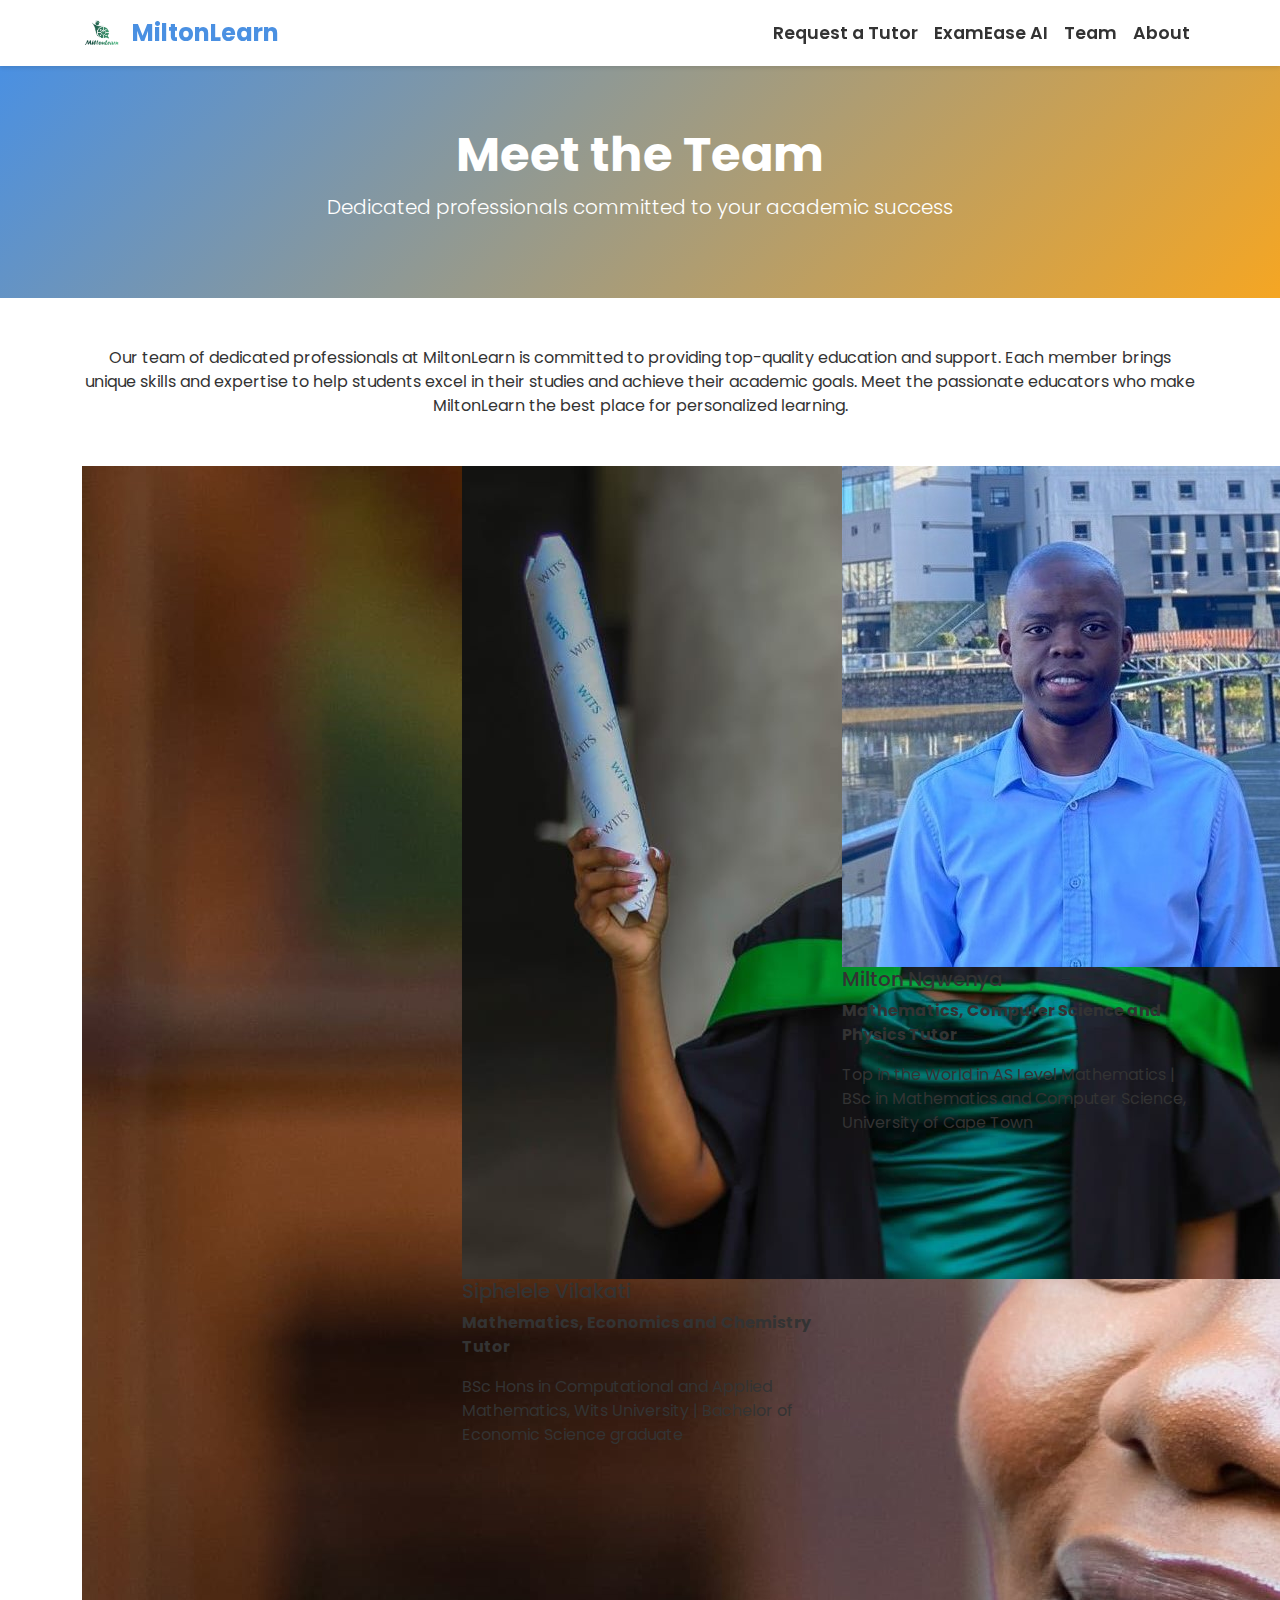
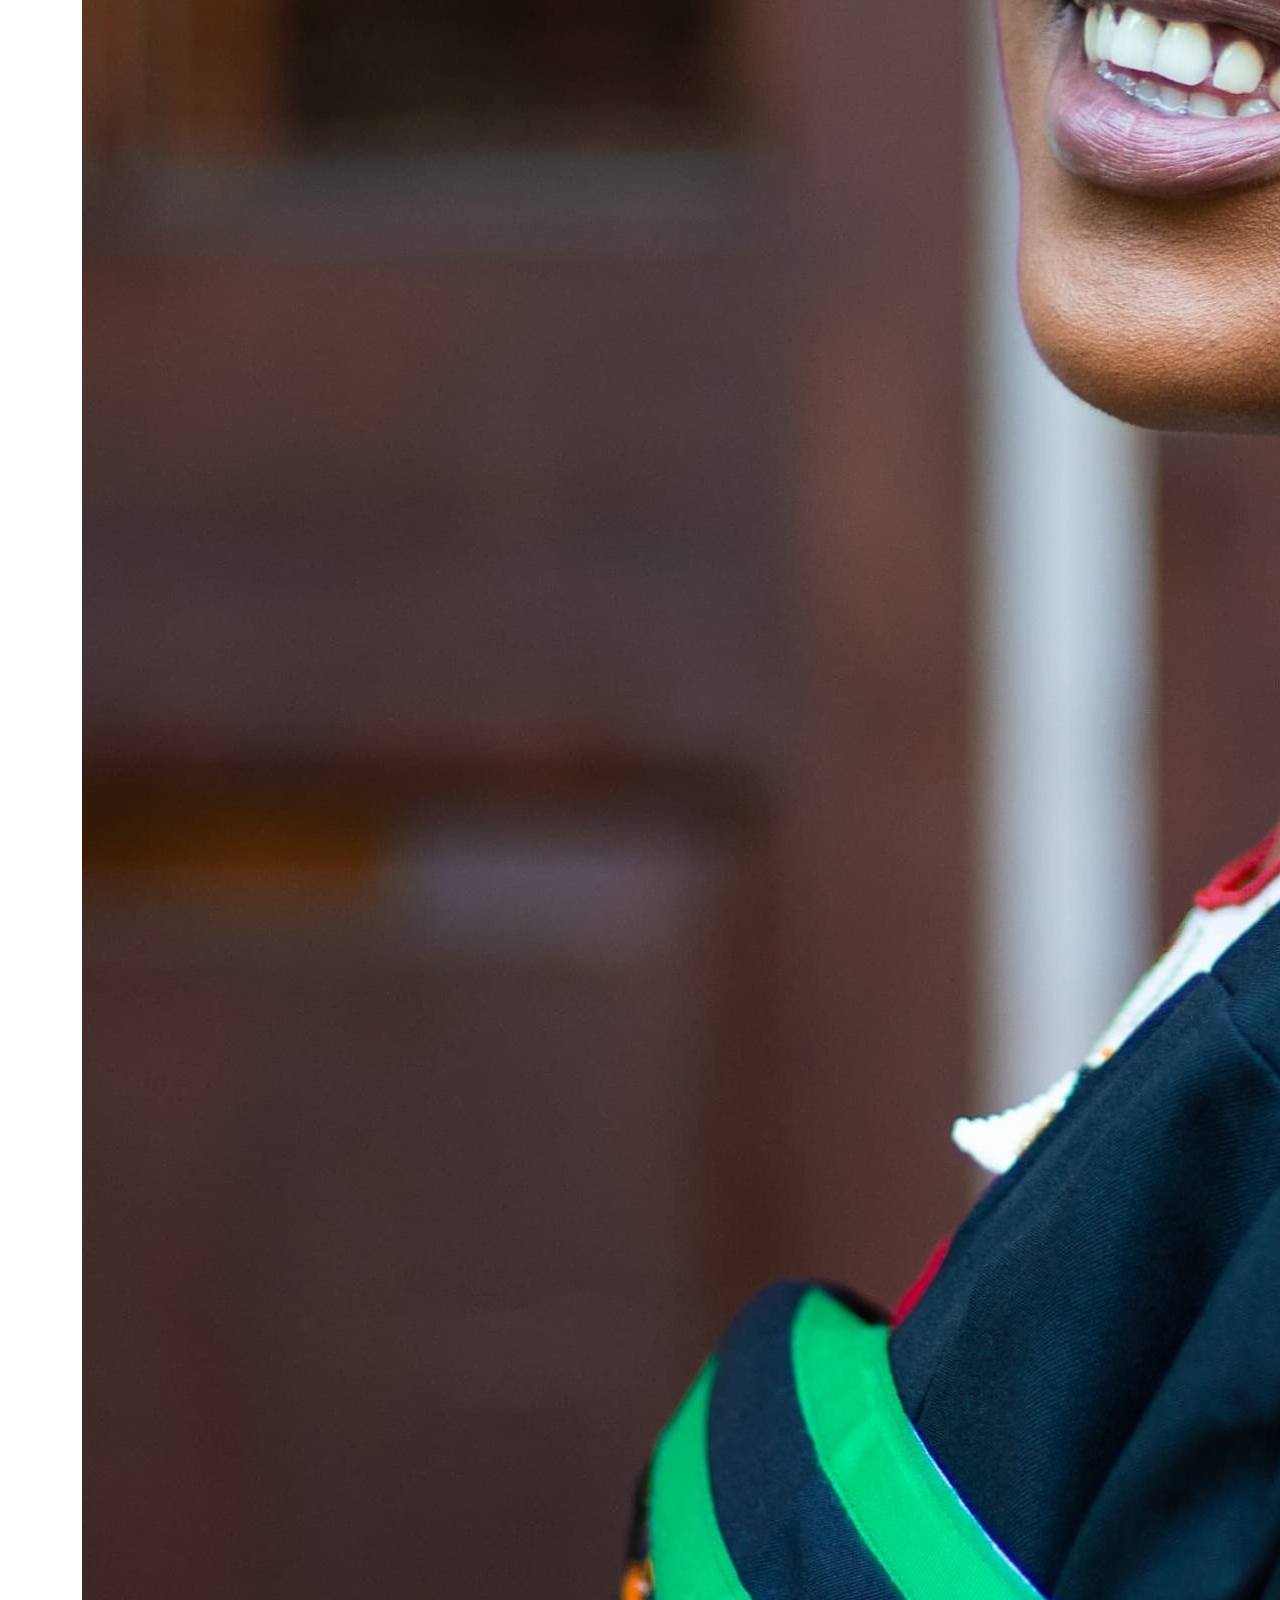
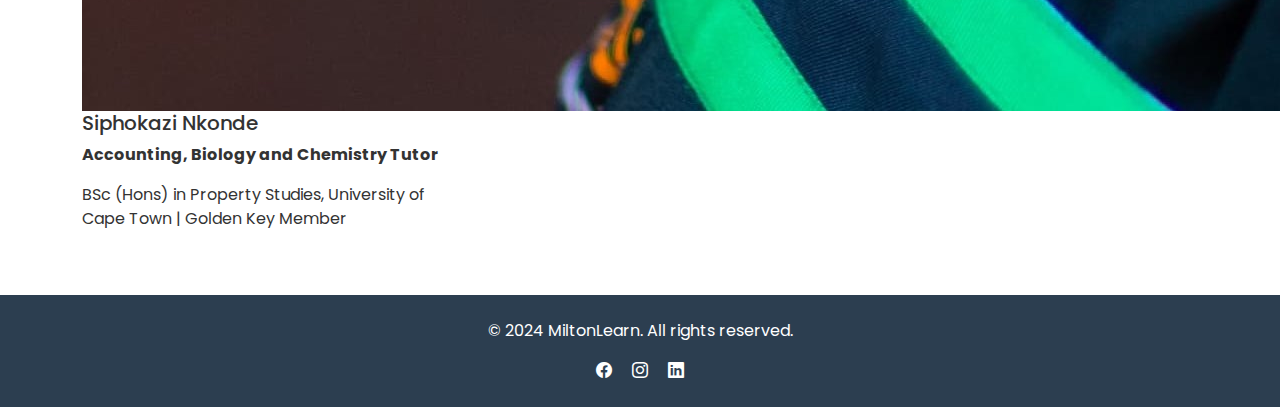
<file: team.html>
<!doctype html>
<html lang="en" class="h-100">
<head>
  <!-- Google tag (gtag.js) -->
<script async src="https://www.googletagmanager.com/gtag/js?id=G-E4Y24C156P"></script>
<script>
  window.dataLayer = window.dataLayer || [];
  function gtag(){dataLayer.push(arguments);}
  gtag('js', new Date());

  gtag('config', 'G-E4Y24C156P');
</script>
  <meta charset="UTF-8">
  <meta name="viewport" content="width=device-width, initial-scale=1.0">
  <title>MiltonLearn · Meet the Team</title>
  <meta name="description" content="MiltonLearn is reshaping education through innovative learning technologies. Discover our mission, vision, and how we're advancing education in Africa.">
  <meta name="keywords" content="MiltonLearn, education technology, innovative learning, tutoring, ExamEase AI, STEM education">
  <link href="https://cdn.jsdelivr.net/npm/bootstrap@5.3.0-alpha1/dist/css/bootstrap.min.css" rel="stylesheet">
  <link rel="stylesheet" href="https://cdn.jsdelivr.net/npm/bootstrap-icons@1.7.2/font/bootstrap-icons.css">
  <link href="https://fonts.googleapis.com/css2?family=Poppins:wght@300;400;600;700&display=swap" rel="stylesheet">
  <link rel="icon" type="image/x-icon" href="logo.png">
  <link rel="stylesheet" href="css/style.css">

     <script type="application/ld+json">
      {
        "@context": "https://schema.org",
        "@type": "Organization",
        "name": "MiltonLearn",
        "url": "https://www.miltonlearn.com",
        "logo": "https://www.miltonlearn.com/logo.png",
        "contactPoint": {
          "@type": "ContactPoint",
          "telephone": "+27839678191",
          "contactType": "customer service",
          "email": "info@miltonlearn.com"
        },
        "sameAs": [
          "https://www.linkedin.com/company/miltonlearn",
          "https://www.facebook.com/MiltonLearn",
          "https://www.twitter.com/MiltonLearn",
          "https://www.instagram.com/MiltonLearn"
        ]
      }
    </script>
</head>

<body>
  <nav class="navbar navbar-expand-lg sticky-top">
    <div class="container">
      <a class="navbar-brand" href="/index.html">
        <img src="logo.png" alt="MiltonLearn Logo" class="d-inline-block align-top">
        MiltonLearn
      </a>
      <button class="navbar-toggler" type="button" data-bs-toggle="collapse" data-bs-target="#navbarNav" aria-controls="navbarNav" aria-expanded="false" aria-label="Toggle navigation">
        <span class="navbar-toggler-icon"></span>
      </button>
      <div class="collapse navbar-collapse" id="navbarNav">
        <ul class="navbar-nav ms-auto">
          <li class="nav-item">
            <a class="nav-link" href="/request_tutor.html">Request a Tutor</a>
          </li>
          <li class="nav-item">
            <a class="nav-link" href="https://www.examease.miltonlearn.com" target="_blank">ExamEase AI</a>
          </li>
          <li class="nav-item">
            <a class="nav-link" href="/team.html">Team</a>
          </li>
          <li class="nav-item">
            <a class="nav-link" href="/about.html">About</a>
          </li>
        </ul>
      </div>
    </div>
  </nav>

  <section class="hero text-center">
    <div class="container">
      <h1>Meet the Team</h1>
      <p class="lead">Dedicated professionals committed to your academic success</p>
    </div>
  </section>

  <div class="container my-5">
    <p class="text-center mb-5">Our team of dedicated professionals at MiltonLearn is committed to providing top-quality education and support. Each member brings unique skills and expertise to help students excel in their studies and achieve their academic goals. Meet the passionate educators who make MiltonLearn the best place for personalized learning.</p>
    
    <div class="row">
      <div class="col-md-4">
        <div class="team-member">
          <img src="imgs/sphokazi.jpg" alt="Siphokazi Nkonde">
          <h5>Siphokazi Nkonde</h5>
          <p><strong>Accounting, Biology and Chemistry Tutor</strong></p>
          <p>BSc (Hons) in Property Studies, University of Cape Town | Golden Key Member</p>
        </div>
      </div>
      <div class="col-md-4">
        <div class="team-member">
          <img src="imgs/sphe.jpg" alt="Siphelele Vilakati">
          <h5>Siphelele Vilakati</h5>
          <p><strong>Mathematics, Economics and Chemistry Tutor</strong></p>
          <p>BSc Hons in Computational and Applied Mathematics, Wits University | Bachelor of Economic Science graduate</p>
        </div>
      </div>
      <div class="col-md-4">
        <div class="team-member">
          <img src="imgs/milton.jpg" alt="Milton Khulekani Ngwenya">
          <h5>Milton Ngwenya</h5>
          <p><strong>Mathematics, Computer Science and Physics Tutor</strong></p>
          <p>Top in the World in AS Level Mathematics | BSc in Mathematics and Computer Science, University of Cape Town</p>
        </div>
      </div>
    </div>
  </div>

  <footer class="text-center py-4">
    <div class="container">
      <p>&copy; 2024 MiltonLearn. All rights reserved.</p>
      <div class="mt-3">
        <a href="https://www.facebook.com/miltonlearn/" target="_blank" class="text-white me-3"><i class="bi bi-facebook"></i></a>
        <a href="https://www.instagram.com/miltonlearn/" target="_blank" class="text-white me-3"><i class="bi bi-instagram"></i></a>
        <a href="https://www.linkedin.com/company/miltonlearn" target="_blank" class="text-white"><i class="bi bi-linkedin"></i></a>
      </div>
    </div>
  </footer>

  <script src="https://cdn.jsdelivr.net/npm/bootstrap@5.3.0-alpha1/dist/js/bootstrap.bundle.min.js"></script>
</body>
</html>
</file>
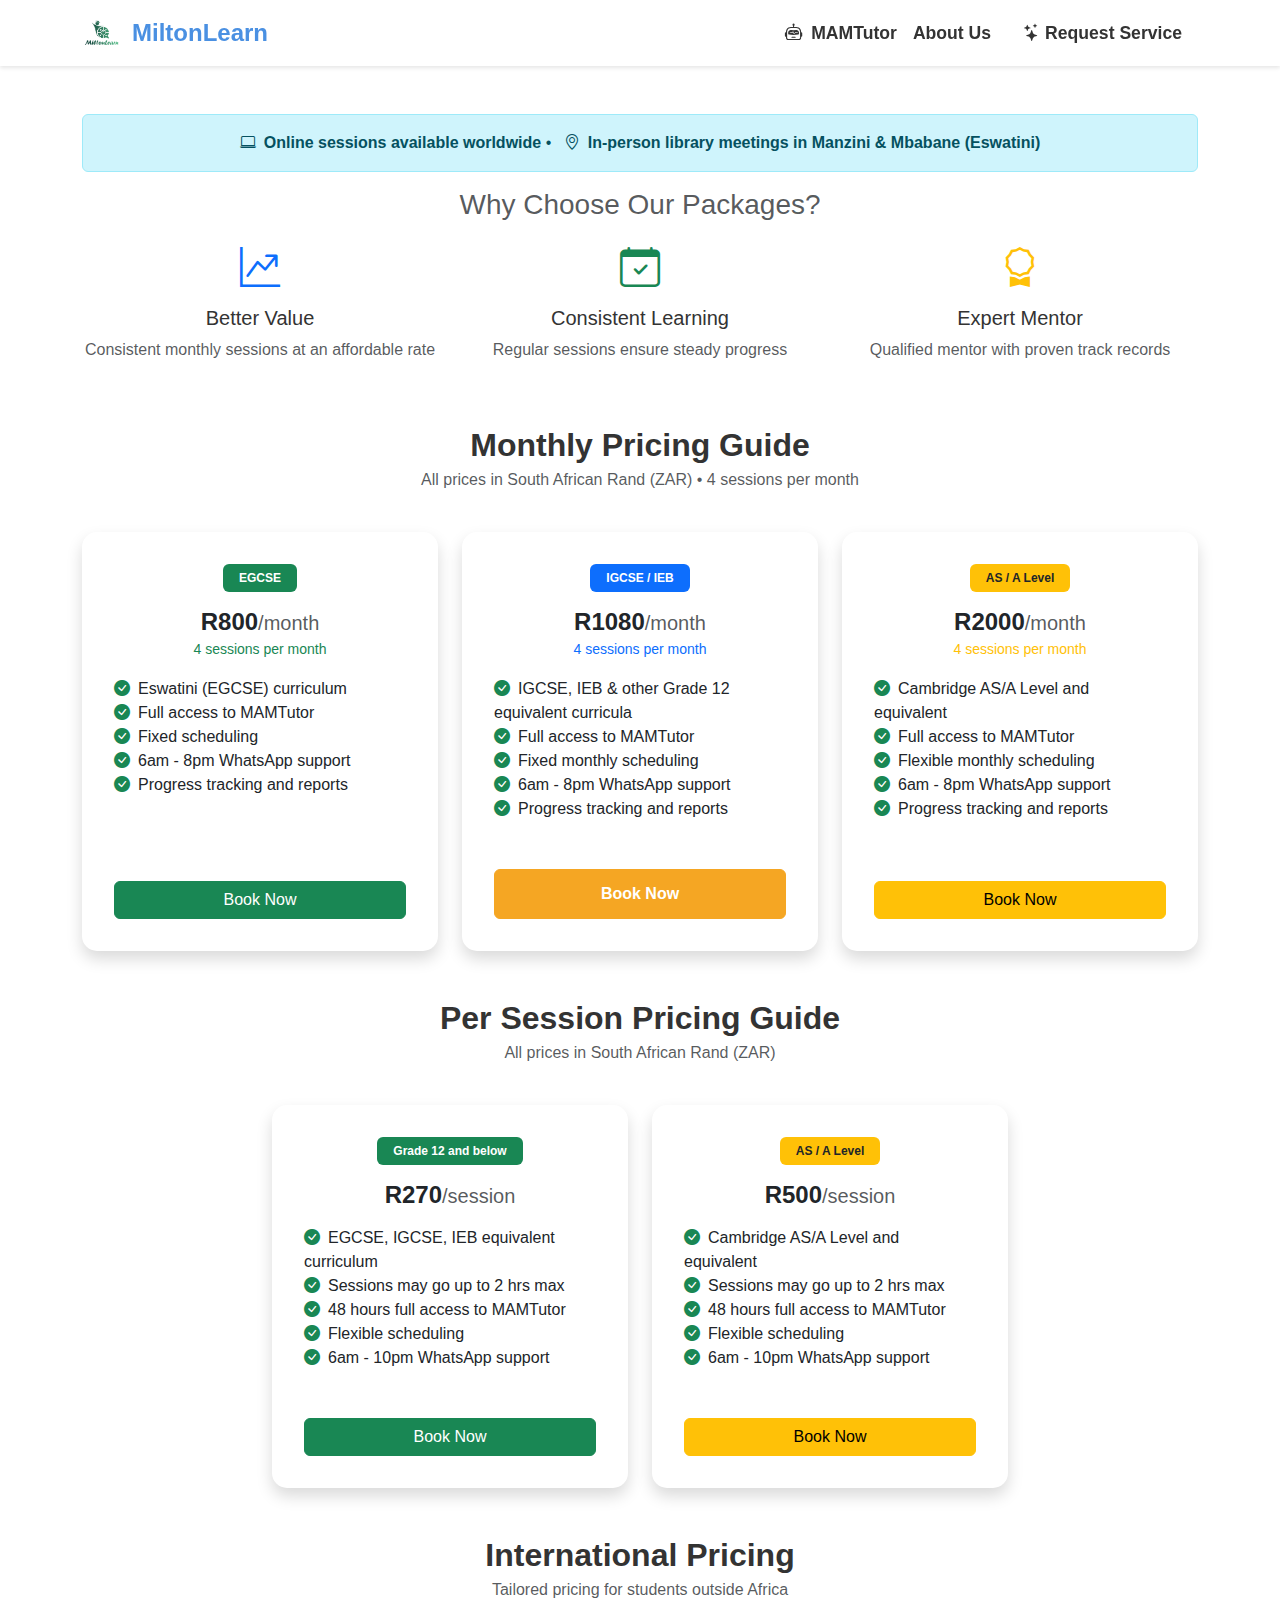
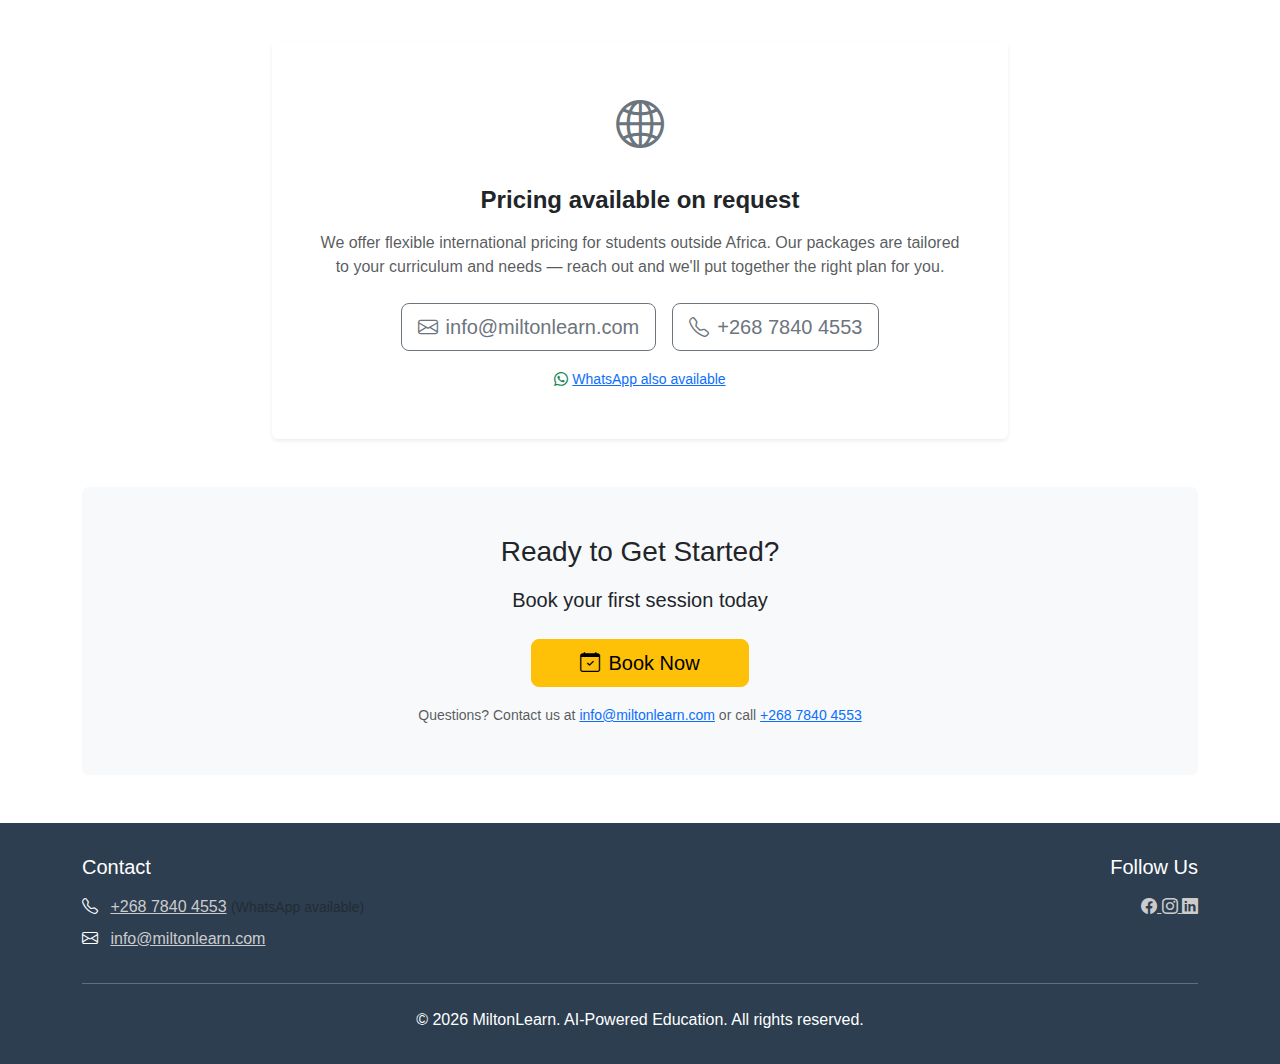
<file: tutoring_pricing.html>
<!doctype html>
<html lang="en" class="h-100">
  <head>
    <meta charset="UTF-8">
    <meta name="viewport" content="width=device-width, initial-scale=1.0">
    <title> Pricing · MiltonLearn</title>
    <meta name="description" content="Expert 1-on-1 tutoring packages for EGCSE, IGCSE, IEB, NSC, and AS/A Level students. Local Eswatini pricing and international options available.">

    <!-- Google Analytics -->
    <script async src="https://www.googletagmanager.com/gtag/js?id=G-E4Y24C156P"></script>
    <script>
      window.dataLayer = window.dataLayer || [];
      function gtag(){dataLayer.push(arguments);}
      gtag('js', new Date());
      gtag('config', 'G-E4Y24C156P');
    </script>

    <!-- Styles -->
    <link href="https://cdn.jsdelivr.net/npm/bootstrap@5.3.0-alpha1/dist/css/bootstrap.min.css" rel="stylesheet">
    <link rel="stylesheet" href="https://cdn.jsdelivr.net/npm/bootstrap-icons@1.7.2/font/bootstrap-icons.css">
    <link href="https://fonts.googleapis.com/css2?family=Inter:wght@300;400;500;600;700&display=swap" rel="stylesheet">
    <link rel="icon" type="image/x-icon" href="logo.png">
    <link rel="stylesheet" href="css/style.css">
  </head>

  <body class="d-flex flex-column h-100">
    <!-- Navbar -->
    <nav class="navbar navbar-expand-lg sticky-top">
      <div class="container">
        <a class="navbar-brand d-flex align-items-center" href="/index.html">
          <img src="logo.png" alt="MiltonLearn Logo">
          <span class="brand-text">MiltonLearn</span>
        </a>
        <button class="navbar-toggler" type="button" data-bs-toggle="collapse" data-bs-target="#navbarNav">
          <span class="navbar-toggler-icon"></span>
        </button>
        <div class="collapse navbar-collapse" id="navbarNav">
          <ul class="navbar-nav ms-auto">
            <li class="nav-item">
              <a class="nav-link fw-semibold" href="https://www.mamtutor.com" target="_blank">
                <i class="bi bi-robot me-2"></i>MAMTutor
              </a>
            </li>
            <li class="nav-item">
              <a class="nav-link fw-semibold" href="/about.html">About Us</a>
            </li>
            <li class="nav-item">
              <a class="nav-link btn btn-success text-white px-3 ms-2" href="/request_services.html">
                <i class="bi bi-stars me-1"></i>Request Service
              </a>
            </li>
          </ul>
        </div>
      </div>
    </nav>


    <!-- Main Content -->
    <div class="container my-5">
      <div class="alert alert-info text-center">
        <i class="bi bi-laptop me-2"></i><strong>Online sessions available worldwide</strong> •
        <i class="bi bi-geo-alt me-2 ms-2"></i><strong>In-person library meetings in Manzini & Mbabane (Eswatini)</strong>
      </div>

      <!-- Value proposition section -->
      <div class="row mb-5">
        <div class="col-12 text-center">
          <h3 class="text-muted mb-3">Why Choose Our Packages?</h3>
          <div class="row">
            <div class="col-md-4">
              <div class="text-primary mb-2">
                <i class="bi bi-graph-up-arrow fs-1"></i>
              </div>
              <h5>Better Value</h5>
              <p class="text-muted">Consistent monthly sessions at an affordable rate</p>
            </div>
            <div class="col-md-4">
              <div class="text-success mb-2">
                <i class="bi bi-calendar-check fs-1"></i>
              </div>
              <h5>Consistent Learning</h5>
              <p class="text-muted">Regular sessions ensure steady progress</p>
            </div>
            <div class="col-md-4">
              <div class="text-warning mb-2">
                <i class="bi bi-award fs-1"></i>
              </div>
              <h5>Expert Mentor</h5>
              <p class="text-muted">Qualified mentor with proven track records</p>
            </div>
          </div>
        </div>
      </div>

      <!-- ===== ESWATINI LOCAL PRICING ===== -->
      <div class="row mb-4">
        <div class="col-12 text-center">
             <h2 class="fw-bold mb-1">Monthly Pricing Guide</h2>
          <p class="text-muted">All prices in South African Rand (ZAR) • 4 sessions per month</p>
        </div>
      </div>

      <div class="row g-4 mb-5 justify-content-center">

        <!-- EGCSE Package -->
        <div class="col-lg-4 col-md-6">
          <div class="card h-100 pricing-card border-2 border-success shadow">
            <div class="card-body">
              <div class="text-center mb-3">
                <span class="badge bg-success px-3 py-2">EGCSE</span>
              </div>
              <div class="text-center mb-3">
                <h4 class="fw-bold mb-0">R800<span class="text-muted h5">/month</span></h4>
                <small class="text-success">4 sessions per month</small>
              </div>
              <div class="feature-list">
                <div class="feature-item"><i class="bi bi-check-circle-fill text-success me-2"></i>Eswatini (EGCSE) curriculum</div>
                <div class="feature-item"><i class="bi bi-check-circle-fill text-success me-2"></i>Full access to MAMTutor</div>
                <div class="feature-item"><i class="bi bi-check-circle-fill text-success me-2"></i>Fixed scheduling</div>
                <div class="feature-item"><i class="bi bi-check-circle-fill text-success me-2"></i>6am - 8pm WhatsApp support</div>
                <div class="feature-item"><i class="bi bi-check-circle-fill text-success me-2"></i>Progress tracking and reports</div>
              </div>
            </div>
            <div class="card-footer bg-transparent">
              <a href="/request_tutor.html" class="btn btn-success w-100">Book Now</a>
            </div>
          </div>
        </div>

        <!-- IGCSE / IEB Package -->
        <div class="col-lg-4 col-md-6">
          <div class="card h-100 pricing-card border-2 border-primary shadow">
            <div class="card-body">
              <div class="text-center mb-3">
                <span class="badge bg-primary px-3 py-2">IGCSE / IEB</span>
              </div>
              <div class="text-center mb-3">
                <h4 class="fw-bold mb-0">R1080<span class="text-muted h5">/month</span></h4>
                <small class="text-primary">4 sessions per month</small>
              </div>
              <div class="feature-list">
                <div class="feature-item"><i class="bi bi-check-circle-fill text-success me-2"></i>IGCSE, IEB &amp; other Grade 12 equivalent curricula</div>
                <div class="feature-item"><i class="bi bi-check-circle-fill text-success me-2"></i>Full access to MAMTutor</div>
                <div class="feature-item"><i class="bi bi-check-circle-fill text-success me-2"></i>Fixed monthly scheduling</div>
                <div class="feature-item"><i class="bi bi-check-circle-fill text-success me-2"></i>6am - 8pm WhatsApp support</div>
                <div class="feature-item"><i class="bi bi-check-circle-fill text-success me-2"></i>Progress tracking and reports</div>
              </div>
            </div>
            <div class="card-footer bg-transparent">
              <a href="/request_tutor.html" class="btn btn-primary w-100">Book Now</a>
            </div>
          </div>
        </div>

        <!-- AS/A Level Package -->
        <div class="col-lg-4 col-md-6">
          <div class="card h-100 pricing-card border-2 border-warning shadow">
            <div class="card-body">
              <div class="text-center mb-3">
                <span class="badge bg-warning text-dark px-3 py-2">AS / A Level</span>
              </div>
              <div class="text-center mb-3">
                <h4 class="fw-bold mb-0">R2000<span class="text-muted h5">/month</span></h4>
                <small class="text-warning">4 sessions per month</small>
              </div>
              <div class="feature-list">
                <div class="feature-item"><i class="bi bi-check-circle-fill text-success me-2"></i>Cambridge AS/A Level and equivalent</div>
                <div class="feature-item"><i class="bi bi-check-circle-fill text-success me-2"></i>Full access to MAMTutor</div>
                <div class="feature-item"><i class="bi bi-check-circle-fill text-success me-2"></i>Flexible monthly scheduling</div>
                <div class="feature-item"><i class="bi bi-check-circle-fill text-success me-2"></i>6am - 8pm WhatsApp support</div>
                <div class="feature-item"><i class="bi bi-check-circle-fill text-success me-2"></i>Progress tracking and reports</div>
              </div>
            </div>
            <div class="card-footer bg-transparent">
              <a href="/request_tutor.html" class="btn btn-warning w-100">Book Now</a>
            </div>
          </div>
        </div>

      </div>
      <div class="row mb-4">
        <div class="col-12 text-center">
          <h2 class="fw-bold mb-1">Per Session Pricing Guide</h2>
          <p class="text-muted">All prices in South African Rand (ZAR)</p>
        </div>
      </div>
      <div class="row g-4 mb-5 justify-content-center">

        <!-- EGCSE Package -->
        <div class="col-lg-4 col-md-6">
          <div class="card h-100 pricing-card border-2 border-success shadow">
            <div class="card-body">
              <div class="text-center mb-3">
                <span class="badge bg-success px-3 py-2">Grade 12 and below</span>
              </div>
              <div class="text-center mb-3">
                <h4 class="fw-bold mb-0">R270<span class="text-muted h5">/session</span></h4>
              </div>
              <div class="feature-list">
                <div class="feature-item"><i class="bi bi-check-circle-fill text-success me-2"></i>EGCSE, IGCSE, IEB equivalent curriculum</div>
                <div class="feature-item"><i class="bi bi-check-circle-fill text-success me-2"></i>Sessions may go up to 2 hrs max</div>
                <div class="feature-item"><i class="bi bi-check-circle-fill text-success me-2"></i>48 hours full access to MAMTutor</div>
                <div class="feature-item"><i class="bi bi-check-circle-fill text-success me-2"></i>Flexible scheduling</div>
                <div class="feature-item"><i class="bi bi-check-circle-fill text-success me-2"></i>6am - 10pm WhatsApp support</div>
              </div>
            </div>
            <div class="card-footer bg-transparent">
              <a href="/request_tutor.html" class="btn btn-success w-100">Book Now</a>
            </div>
          </div>
        </div>

        <!-- AS/A Level Package -->
        <div class="col-lg-4 col-md-6">
          <div class="card h-100 pricing-card border-2 border-warning shadow">
            <div class="card-body">
              <div class="text-center mb-3">
                <span class="badge bg-warning text-dark px-3 py-2">AS / A Level</span>
              </div>
              <div class="text-center mb-3">
                <h4 class="fw-bold mb-0">R500<span class="text-muted h5">/session</span></h4>
              </div>
              <div class="feature-list">
                <div class="feature-item"><i class="bi bi-check-circle-fill text-success me-2"></i>Cambridge AS/A Level and equivalent</div>
                  <div class="feature-item"><i class="bi bi-check-circle-fill text-success me-2"></i>Sessions may go up to 2 hrs max</div>
                <div class="feature-item"><i class="bi bi-check-circle-fill text-success me-2"></i>48 hours full access to MAMTutor</div>
                <div class="feature-item"><i class="bi bi-check-circle-fill text-success me-2"></i>Flexible scheduling</div>
                <div class="feature-item"><i class="bi bi-check-circle-fill text-success me-2"></i>6am - 10pm WhatsApp support</div>
              </div>
            </div>
            <div class="card-footer bg-transparent">
              <a href="/request_tutor.html" class="btn btn-warning w-100">Book Now</a>
            </div>
          </div>
        </div>

      </div>
      <!-- ===== INTERNATIONAL PRICING ===== -->
      <div class="row mb-4 mt-5">
        <div class="col-12 text-center">
          <h2 class="fw-bold mb-1">International Pricing</h2>
          <p class="text-muted">Tailored pricing for students outside Africa</p>
        </div>
      </div>

      <div class="row mb-5 justify-content-center">
        <div class="col-lg-8">
          <div class="card border-0 shadow-sm">
            <div class="card-body text-center p-5">
              <div class="mb-4">
                <i class="bi bi-globe2 text-secondary" style="font-size: 3rem;"></i>
              </div>
              <h4 class="fw-bold mb-3">Pricing available on request</h4>
              <p class="text-muted mb-4">
                We offer flexible international pricing for students outside Africa. Our packages are tailored to your curriculum and needs — reach out and we'll put together the right plan for you.
              </p>
              <div class="d-flex flex-column flex-sm-row gap-3 justify-content-center">
                <a href="mailto:info@miltonlearn.com" class="btn btn-outline-secondary btn-lg">
                  <i class="bi bi-envelope me-2"></i>info@miltonlearn.com
                </a>
                <a href="tel:+26878404553" class="btn btn-outline-secondary btn-lg">
                  <i class="bi bi-telephone me-2"></i>+268 7840 4553
                </a>
              </div>
              <p class="text-muted mt-3 mb-0">
                <small><a href="whatsapp://send?text=Hi Milton!&phone=+26878404553"><i class="bi bi-whatsapp me-1 text-success"></i>WhatsApp also available</a></small>
              </p>
            </div>
          </div>
        </div>
      </div>

      <!-- CTA Section -->
      <div class="row">
        <div class="col-12">
          <div class="card bg-light border-0">
            <div class="card-body text-center p-5">
              <h3 class="mb-3">Ready to Get Started?</h3>
              <p class="lead mb-4">Book your first session today</p>
              <a href="/request_tutor.html" class="btn btn-warning btn-lg px-5">
                <i class="bi bi-calendar-check me-2"></i>Book Now
              </a>
              <p class="text-muted mt-3 mb-0">
                <small>Questions? Contact us at <a href="mailto:info@miltonlearn.com">info@miltonlearn.com</a> or call <a href="tel:+26878404553">+268 7840 4553</a></small>
              </p>
            </div>
          </div>
        </div>
      </div>
    </div>

    <!-- Footer -->
    <footer class="mt-auto">
      <div class="container">
        <div class="row g-4">
          <div class="col-md-6 text-center text-md-start">
            <h5 class="mb-3">Contact</h5>
            <p class="mb-2">
              <i class="bi bi-telephone me-2"></i>
              <a href="tel:+26878404553">+268 7840 4553</a>
              <small class="text-muted">(WhatsApp available)</small>
            </p>
            <p class="mb-2">
              <i class="bi bi-envelope me-2"></i>
              <a href="mailto:info@miltonlearn.com">info@miltonlearn.com</a>
            </p>
          </div>
          <div class="col-md-6 text-center text-md-end">
            <h5 class="mb-3">Follow Us</h5>
            <div class="social-links">
              <a href="https://www.facebook.com/miltonlearn/" target="_blank" title="Facebook">
                <i class="bi bi-facebook"></i>
              </a>
              <a href="https://www.instagram.com/miltonlearn/" target="_blank" title="Instagram">
                <i class="bi bi-instagram"></i>
              </a>
              <a href="https://www.linkedin.com/company/miltonlearn" target="_blank" title="LinkedIn">
                <i class="bi bi-linkedin"></i>
              </a>
            </div>
          </div>
        </div>
        <hr class="my-4">
        <p class="text-center mb-0">
          © <span id="current-year"></span> MiltonLearn. AI-Powered Education. All rights reserved.
        </p>
      </div>
    </footer>

    <!-- Bootstrap JS -->
    <script src="https://cdn.jsdelivr.net/npm/bootstrap@5.3.0-alpha1/dist/js/bootstrap.bundle.min.js"></script>
    <script>
      // Set current year
      document.getElementById('current-year').textContent = new Date().getFullYear();
    </script>
  </body>
</html>
</file>
<file: css/style.css>
:root {
  --primary-color: #4a90e2;
  --secondary-color: #f5a623;
  --text-color: #333;
  --light-bg: #f8f9fa;
  --dark-bg: #2c3e50;
  --accent-bg: #34495e;
  --white: #ffffff;
}


body {
  font-family: 'Poppins', sans-serif;
  color: var(--text-color);
  background-color: var(--bg-color);
  display: flex;
  flex-direction: column;
  min-height: 100vh;
}

.navbar {
  background-color: #ffffff;
  box-shadow: 0 2px 4px rgba(0,0,0,0.1);
}

.navbar-brand {
  font-weight: 700;
  color: var(--primary-color) !important;
  font-size: 1.5rem;
  display: flex;
  align-items: center;
  transition: transform 0.3s ease;
}

.navbar-brand img {
  height: 40px;
  margin-right: 10px;
}

.nav-link {
  font-weight: 600;
  color: var(--text-color) !important;
  font-size: 1.1rem;
  position: relative;
  transition: color 0.3s ease;
}

.nav-link:hover {
  color: var(--primary-color) !important;
}

.nav-link::after {
  content: '';
  position: absolute;
  width: 100%;
  height: 2px;
  bottom: 0;
  left: 0;
  background-color: var(--primary-color);
  transform: scaleX(0);
  transition: transform 0.3s ease;
}

.nav-link:hover::after {
  transform: scaleX(1);
}

.hero {
  background: linear-gradient(135deg, var(--primary-color), var(--secondary-color));
  color: white;
  padding: 60px 0;
  text-align: center;
}

.hero h1 {
  font-size: 3rem;
  font-weight: 700;
  animation: fadeInUp 1s ease-out;
}

.cta-buttons .btn {
  padding: 0.8rem 1.5rem;
  font-size: 1.2rem;
  transition: background-color 0.3s ease, transform 0.3s ease;
}

.btn-primary {
  background-color: var(--secondary-color);
  border-color: var(--secondary-color);
}

.btn-primary:hover {
  background-color: #e09400;
  border-color: #e09400;
}

.content-section, .feature-card, .testimonial-card, .benefit-card {
  background-color: white;
  border-radius: 10px;
  box-shadow: 0 4px 6px rgba(0,0,0,0.1);
  padding: 20px;
  transition: transform 0.3s ease, box-shadow 0.3s ease;
}

.feature-card:hover, .testimonial-card:hover, .benefit-card:hover {
  transform: translateY(-5px);
  box-shadow: 0 8px 12px rgba(0, 0, 0, 0.2);
}

.feature-icon, .testimonial-card .icon, .benefit-card .icon {
  font-size: 3rem;
  color: var(--primary-color);
  margin-bottom: 15px;
}

.founder-quote {
  font-style: italic;
  font-size: 1rem;
  background-color: #e9ecef;
  padding: 1rem;
  border-left: 4px solid var(--primary-color);
  border-radius: 4px;
  margin-top: 1.5rem;
}

.founder-details {
  font-weight: 600;
  margin-top: 1rem;
  text-align: right;
}

footer { background-color: var(--dark-bg); color: var(--white); padding: 2rem 0; }
footer a { color: #ccc; }
footer a:hover { color: var(--secondary-color); }

/* CTA Section */
.cta-section {
  background: linear-gradient(135deg, var(--primary-color), var(--secondary-color));
  color: white;
  padding: 60px 0;
  text-align: center;
  box-shadow: 0px 4px 10px rgba(0, 0, 0, 0.2);
}

.cta-section h2 {
  font-size: 2.5rem;
  font-weight: 700;
  margin-bottom: 20px;
}

.cta-section p {
  font-size: 1.2rem;
  margin-bottom: 30px;
  color: #e3e3e3;
}

.cta-section .btn-light {
  background-color: #fff;
  color: var(--primary-color);
  border: none;
  box-shadow: 0px 4px 8px rgba(255, 255, 255, 0.3);
}

.cta-section .btn-light:hover {
  background-color: #eaeaea;
  transform: scale(1.05);
}

/* Animations */
@keyframes fadeInUp {
  from {
    opacity: 0;
    transform: translateY(20px);
  }
  to {
    opacity: 1;
    transform: translateY(0);
  }
}

/* Modal */
.custom-modal {
  display: none;
  position: fixed;
  z-index: 1000;
  left: 0;
  top: 0;
  width: 100%;
  height: 100%;
  background-color: rgba(0,0,0,0.5);
}

.custom-modal-content {
  background-color: #fefefe;
  margin: 15% auto;
  padding: 20px;
  width: 80%;
  max-width: 500px;
  border-radius: 10px;
  text-align: center;
  animation: modalFadeIn 0.3s;
}

@keyframes modalFadeIn {
  from {opacity: 0; transform: translateY(-50px);}
  to {opacity: 1; transform: translateY(0);}
}

.custom-modal-close {
  color: #aaa;
  font-size: 28px;
  cursor: pointer;
}

.custom-modal-close:hover {
  color: #000;
}

.success-icon {
  font-size: 48px;
  color: #28a745;
  margin-bottom: 20px;
}

/* Form Validation */
.invalid-feedback {
  color: #dc3545;
  font-size: 0.875em;
}

.is-invalid ~ .invalid-feedback {
  display: block;
}

.is-invalid {
  border-color: #dc3545;
}

.is-valid {
  border-color: #28a745;
}

.form-control:focus {
  border-color: #80bdff;
  box-shadow: 0 0 0 0.2rem rgba(0, 123, 255, 0.25);
}


.subjects-section {
  padding: 80px 0;
  background-color: #f8f9fa;
}

.subject-list {
  list-style-type: none;
  padding-left: 0;
}

.subject-list li {
  margin-bottom: 10px;
}

.subject-icon {
  color: var(--secondary-color);
  margin-right: 10px;
  font-size: 2.5rem;
}

.subject-card {
  background-color: white;
  border-radius: 10px;
  box-shadow: 0 4px 6px rgba(0,0,0,0.1);
  padding: 20px;
  margin-bottom: 20px;
  transition: transform 0.3s ease, box-shadow 0.3s ease;
}

.subject-card:hover {
  transform: translateY(-5px);
  box-shadow: 0 6px 12px rgba(0,0,0,0.15);
}

.key-feature {
  font-style: italic;
  color: var(--secondary-color);
}

.levels {
  font-size: 0.9rem;
  color: var(--primary-color);
  margin-top: 10px;
}

.timeline-horizontal {
  position: relative;
  max-width: 1200px;
  margin: 0 auto;
  padding: 20px 0;
}

.timeline-horizontal::after {
  content: '';
  position: absolute;
  width: 90%;
  height: 4px;
  background-color: #4a90e2;
  top: 50%;
  left: 5%;
  transform: translateY(-50%);
}

.timeline-container {
  display: flex;
  justify-content: space-between;
  align-items: flex-start;
  position: relative;
  z-index: 1;
}

.timeline-step {
  flex: 1;
  text-align: center;
  padding: 0 10px;
  position: relative;
}

.timeline-content {
  background-color: #f5a623;
  border-radius: 6px;
  padding: 15px;
  margin-bottom: 20px;
  box-shadow: 0 4px 6px rgba(0,0,0,0.1);
}

.timeline-icon {
  font-size: 2em;
  margin-bottom: 10px;
}

.timeline-title {
  font-weight: bold;
  margin-bottom: 5px;
  color: #333;
}

.timeline-description {
  font-size: 0.9em;
  color: #fff;
}

@media screen and (max-width: 768px) {
  .timeline-container {
    flex-direction: column;
    align-items: center;
  }

  .timeline-horizontal::after {
    width: 4px;
    height: 90%;
    top: 5%;
    left: 50%;
    transform: translateX(-50%);
  }

  .timeline-step {
    width: 80%;
    margin-bottom: 30px;
  }
}

.custom-modal {
  display: none;
  position: fixed;
  z-index: 1000;
  left: 0;
  top: 0;
  width: 100%;
  height: 100%;
  background-color: rgba(0,0,0,0.5);
}

.custom-modal-content {
  background-color: #fefefe;
  margin: 15% auto;
  padding: 20px;
  border: 1px solid #888;
  width: 80%;
  max-width: 500px;
  border-radius: 10px;
  text-align: center;
  animation: modalFadeIn 0.3s;
}

@keyframes modalFadeIn {
  from {opacity: 0; transform: translateY(-50px);}
  to {opacity: 1; transform: translateY(0);}
}

.custom-modal-close {
  color: #aaa;
  float: right;
  font-size: 28px;
  font-weight: bold;
  cursor: pointer;
}

.custom-modal-close:hover,
.custom-modal-close:focus {
  color: #000;
  text-decoration: none;
  cursor: pointer;
}

.success-icon {
  font-size: 48px;
  color: #28a745;
  margin-bottom: 20px;
}
.pricing-card {
  border: none;
  border-radius: 15px;
  box-shadow: 0 0 20px rgba(0,0,0,0.1);
  transition: all 0.3s ease;
}
.pricing-card:hover {
  box-shadow: 0 10px 30px rgba(0,0,0,0.2);
}
.pricing-card .card-body {
  padding: 2rem;
}
.pricing-card .card-title {
  font-size: 1.5rem;
  font-weight: 600;
  margin-bottom: 1rem;
}
.pricing-card .card-subtitle {
  font-size: 1.8rem;
  font-weight: 700;
  color: #4a4a4a;
  margin-bottom: 1.5rem;
}
.pricing-card ul {
  margin-bottom: 1.5rem;
}
.pricing-card ul li {
  margin-bottom: 0.5rem;
  position: relative;
  padding-left: 1.5rem;
}
.pricing-card ul li:before {
  content: "✓";
  color: #28a745;
  position: absolute;
  left: 0;
}
.pricing-card .card-footer {
  background-color: transparent;
  border-top: none;
  padding: 1rem 2rem 2rem;
}
.pricing-card .btn-primary {
  width: 100%;
  padding: 0.75rem;
  font-weight: 600;
}
.form-container, .content-section {
  background-color: #ffffff;
  border-radius: 10px;
  box-shadow: 0 4px 6px rgba(0,0,0,0.1);
  padding: 30px;
  margin-top: -50px;
}

.invalid-feedback {
  display: none;
  color: #dc3545;
  font-size: 0.875em;
}

.was-validated .form-control:invalid,
.form-control.is-invalid {
  border-color: #dc3545;
  padding-right: calc(1.5em + 0.75rem);
  background-image: url("data:image/svg+xml,%3csvg xmlns='http://www.w3.org/2000/svg' viewBox='0 0 12 12' width='12' height='12' fill='none' stroke='%23dc3545'%3e%3ccircle cx='6' cy='6' r='4.5'/%3e%3cpath stroke-linejoin='round' d='M5.8 3.6h.4L6 6.5z'/%3e%3ccircle cx='6' cy='8.2' r='.6' fill='%23dc3545' stroke='none'/%3e%3c/svg%3e");
  background-repeat: no-repeat;
  background-position: right calc(0.375em + 0.1875rem) center;
  background-size: calc(0.75em + 0.375rem) calc(0.75em + 0.375rem);
}

.was-validated .form-control:valid,
.form-control.is-valid {
  border-color: #198754;
  padding-right: calc(1.5em + 0.75rem);
  background-image: url("data:image/svg+xml,%3csvg xmlns='http://www.w3.org/2000/svg' viewBox='0 0 8 8'%3e%3cpath fill='%23198754' d='M2.3 6.73L.6 4.53c-.4-1.04.46-1.4 1.1-.8l1.1 1.4 3.4-3.8c.6-.63 1.6-.27 1.2.7l-4 4.6c-.43.5-.8.4-1.1.1z'/%3e%3c/svg%3e");
  background-repeat: no-repeat;
  background-position: right calc(0.375em + 0.1875rem) center;
  background-size: calc(0.75em + 0.375rem) calc(0.75em + 0.375rem);
}

.form-control:focus {
  border-color: #80bdff;
  box-shadow: 0 0 0 0.2rem rgba(0, 123, 255, 0.25);
}

.is-invalid {
  border-color: #dc3545;
  padding-right: calc(1.5em + 0.75rem);
  background-image: url("data:image/svg+xml,%3csvg xmlns='http://www.w3.org/2000/svg' viewBox='0 0 12 12' width='12' height='12' fill='none' stroke='%23dc3545'%3e%3ccircle cx='6' cy='6' r='4.5'/%3e%3cpath stroke-linejoin='round' d='M5.8 3.6h.4L6 6.5z'/%3e%3ccircle cx='6' cy='8.2' r='.6' fill='%23dc3545' stroke='none'/%3e%3c/svg%3e");
  background-repeat: no-repeat;
  background-position: right calc(0.375em + 0.1875rem) center;
  background-size: calc(0.75em + 0.375rem) calc(0.75em + 0.375rem);
}

.is-valid {
  border-color: #28a745;
  padding-right: calc(1.5em + 0.75rem);
  background-image: url("data:image/svg+xml,%3csvg xmlns='http://www.w3.org/2000/svg' viewBox='0 0 8 8'%3e%3cpath fill='%2328a745' d='M2.3 6.73L.6 4.53c-.4-1.04.46-1.4 1.1-.8l1.1 1.4 3.4-3.8c.6-.63 1.6-.27 1.2.7l-4 4.6c-.43.5-.8.4-1.1.1z'/%3e%3c/svg%3e");
  background-repeat: no-repeat;
  background-position: right calc(0.375em + 0.1875rem) center;
  background-size: calc(0.75em + 0.375rem) calc(0.75em + 0.375rem);
}

.invalid-feedback {
  display: none;
  width: 100%;
  margin-top: 0.25rem;
  font-size: 80%;
  color: #dc3545;
}

.is-invalid ~ .invalid-feedback {
  display: block;
}
.popular-badge {
  position: absolute;
  top: -10px;
  right: 10px;
  background-color: #ffc107;
  color: #000;
  padding: 5px 10px;
  border-radius: 20px;
  font-size: 0.8rem;
  font-weight: 600;
}

.features {
  padding: 80px 0;
}

.feature-card {
  background-color: white;
  border-radius: 15px;
  padding: 30px;
  box-shadow: 0 10px 30px rgba(0,0,0,0.1);
  transition: transform 0.3s ease;
  height: 100%;
}

.feature-card:hover {
  transform: translateY(-10px);
}

.feature-icon {
  font-size: 3rem;
  color: var(--primary-color);
  margin-bottom: 20px;
}

.fancy-text {
  font-family: 'Comic Sans MS', sans-serif;
  font-size: 1.5rem;
  color: #333;
  text-align: center;
  line-height: 1.8;
}
.animated-text {
  display: inline-block;
  animation: float 2s ease-in-out infinite;
}
.highlight {
  color: #ff6b6b;
  font-weight: bold;
  font-size: 1.7rem;
  transform: scale(1.1);
}
.you-highlight {
  color: #4bc0c8;
  font-size: 1.7rem;
  font-weight: bold;
  transform: scale(1.1);
}
@keyframes float {
  0% { transform: translateY(0); }
  50% { transform: translateY(-5px); }
  100% { transform: translateY(0); }
}
.cartoon-animation {
  margin-top: 10px;
  height: 100px;
  background-image: url('path/to/your/cartoon-character-or-icon.png'); /* Use a cartoon image for animation */
  background-size: contain;
  background-repeat: no-repeat;
  background-position: center;
  animation: bounce 1.5s ease-in-out infinite;
}
@keyframes bounce {
  0%, 100% { transform: translateY(0); }
  50% { transform: translateY(-10px); }
}
</file>
